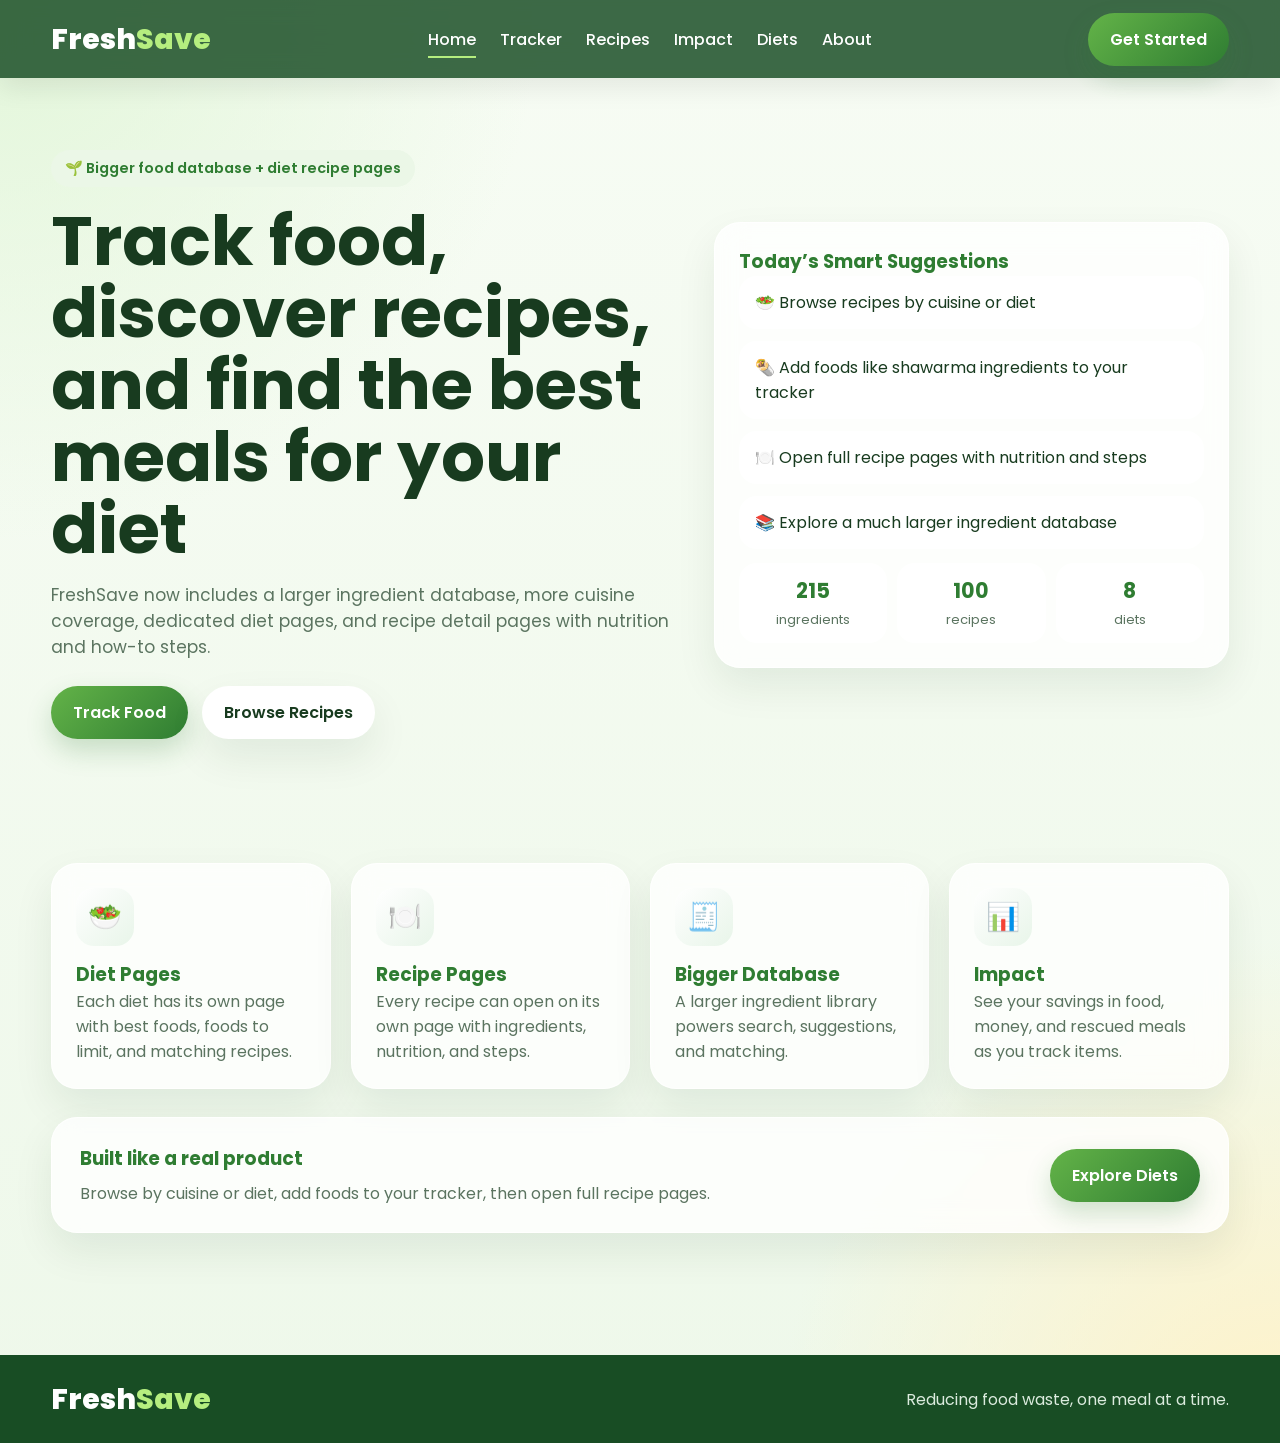
<file: index.html>
<!DOCTYPE html>
<html lang="en"><head><meta charset="UTF-8" /><meta name="viewport" content="width=device-width, initial-scale=1.0" />
<title>FreshSave | Home</title>
<link rel="preconnect" href="https://fonts.googleapis.com"><link rel="preconnect" href="https://fonts.gstatic.com" crossorigin>
<link href="https://fonts.googleapis.com/css2?family=Poppins:wght@400;500;600;700;800&display=swap" rel="stylesheet">
<link rel="stylesheet" href="style.css"></head><body>
<header class="site-header"><div class="container navbar"><a class="brand" href="index.html">Fresh<span>Save</span></a><nav class="nav-links">
        <a href="index.html" class="active">Home</a>
        <a href="tracker.html">Tracker</a>
        <a href="recipes.html">Recipes</a>
        <a href="impact.html">Impact</a>
        <a href="diets.html">Diets</a>
        <a href="about.html">About</a>
      </nav><a class="nav-cta" href="tracker.html">Get Started</a></div></header>

<main><section class="container hero"><div><div class="eyebrow">🌱 Bigger food database + diet recipe pages</div><h1>Track food, discover recipes, and find the best meals for your diet</h1><p>FreshSave now includes a larger ingredient database, more cuisine coverage, dedicated diet pages, and recipe detail pages with nutrition and how-to steps.</p><div class="hero-actions"><a class="btn" href="tracker.html">Track Food</a><a class="btn-outline" href="recipes.html">Browse Recipes</a></div></div><div class="glass-card"><h3>Today’s Smart Suggestions</h3><ul class="suggestion-list" id="heroSuggestions"></ul><div class="stats-inline"><div><strong id="ingredientCountHero">0</strong><span>ingredients</span></div><div><strong id="recipeCountHero">0</strong><span>recipes</span></div><div><strong id="dietCountHero">0</strong><span>diets</span></div></div></div></section>
<section class="section"><div class="container"><div class="grid-4"><article class="card"><div class="icon">🥗</div><h3>Diet Pages</h3><p>Each diet has its own page with best foods, foods to limit, and matching recipes.</p></article><article class="card"><div class="icon">🍽️</div><h3>Recipe Pages</h3><p>Every recipe can open on its own page with ingredients, nutrition, and steps.</p></article><article class="card"><div class="icon">🧾</div><h3>Bigger Database</h3><p>A larger ingredient library powers search, suggestions, and matching.</p></article><article class="card"><div class="icon">📊</div><h3>Impact</h3><p>See your savings in food, money, and rescued meals as you track items.</p></article></div><div class="glass-card cta-banner"><div><h3 style="margin-bottom:8px;">Built like a real product</h3><p class="muted">Browse by cuisine or diet, add foods to your tracker, then open full recipe pages.</p></div><a class="btn" href="diets.html">Explore Diets</a></div></div></section></main>

<footer class="site-footer"><div class="container footer-wrap"><a class="brand" href="index.html">Fresh<span>Save</span></a><p>Reducing food waste, one meal at a time.</p></div></footer>
<script src="app.js"></script></body></html>
</file>
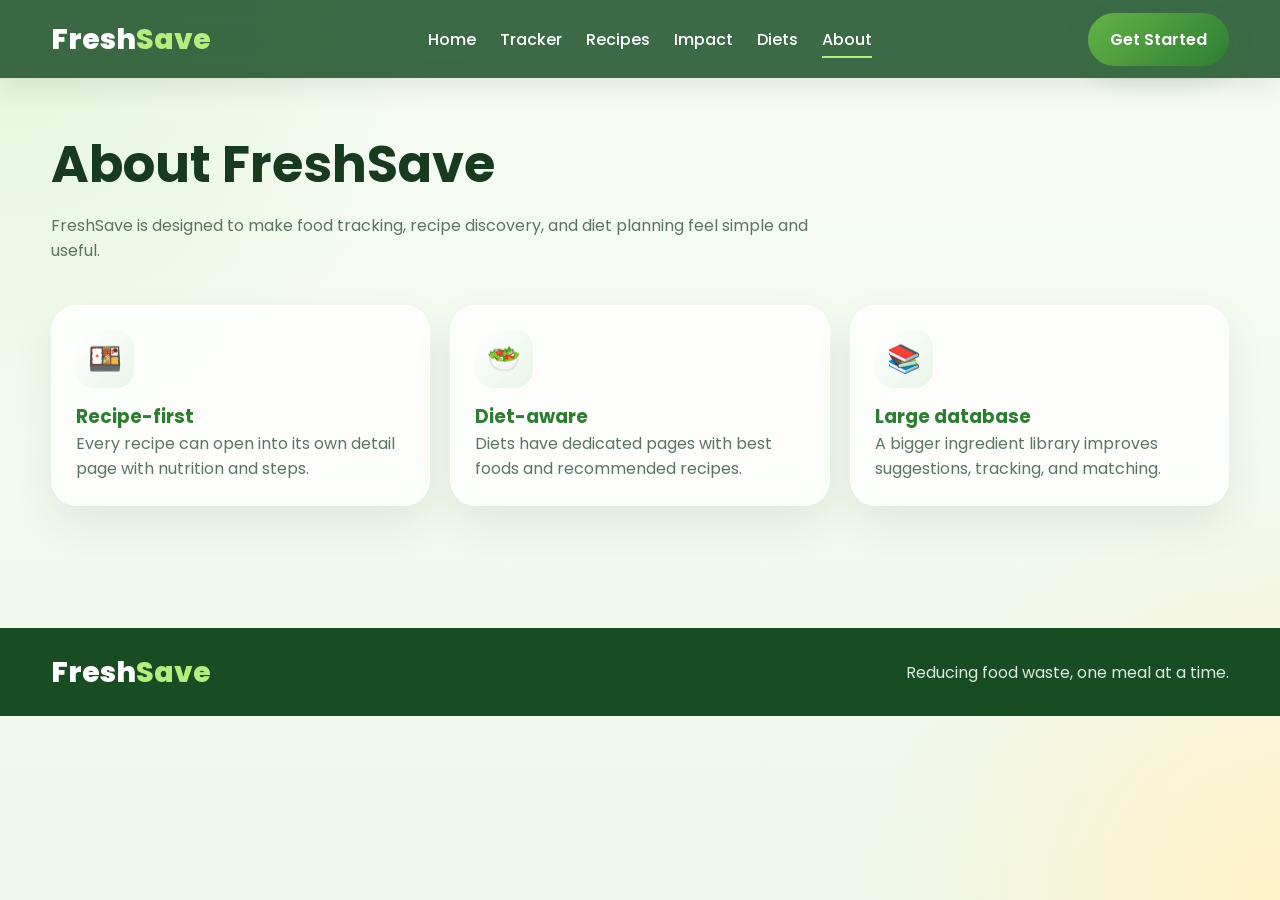
<file: about.html>
<!DOCTYPE html>
<html lang="en"><head><meta charset="UTF-8" /><meta name="viewport" content="width=device-width, initial-scale=1.0" />
<title>FreshSave | About</title>
<link rel="preconnect" href="https://fonts.googleapis.com"><link rel="preconnect" href="https://fonts.gstatic.com" crossorigin>
<link href="https://fonts.googleapis.com/css2?family=Poppins:wght@400;500;600;700;800&display=swap" rel="stylesheet">
<link rel="stylesheet" href="style.css"></head><body>
<header class="site-header"><div class="container navbar"><a class="brand" href="index.html">Fresh<span>Save</span></a><nav class="nav-links">
        <a href="index.html">Home</a>
        <a href="tracker.html">Tracker</a>
        <a href="recipes.html">Recipes</a>
        <a href="impact.html">Impact</a>
        <a href="diets.html">Diets</a>
        <a href="about.html" class="active">About</a>
      </nav><a class="nav-cta" href="tracker.html">Get Started</a></div></header>

<main class="container"><section class="page-hero"><h1>About FreshSave</h1><p>FreshSave is designed to make food tracking, recipe discovery, and diet planning feel simple and useful.</p></section><section class="section" style="padding-top:24px;"><div class="grid-3"><article class="card"><div class="icon">🍱</div><h3>Recipe-first</h3><p>Every recipe can open into its own detail page with nutrition and steps.</p></article><article class="card"><div class="icon">🥗</div><h3>Diet-aware</h3><p>Diets have dedicated pages with best foods and recommended recipes.</p></article><article class="card"><div class="icon">📚</div><h3>Large database</h3><p>A bigger ingredient library improves suggestions, tracking, and matching.</p></article></div></section></main>

<footer class="site-footer"><div class="container footer-wrap"><a class="brand" href="index.html">Fresh<span>Save</span></a><p>Reducing food waste, one meal at a time.</p></div></footer>
<script src="app.js"></script></body></html>
</file>
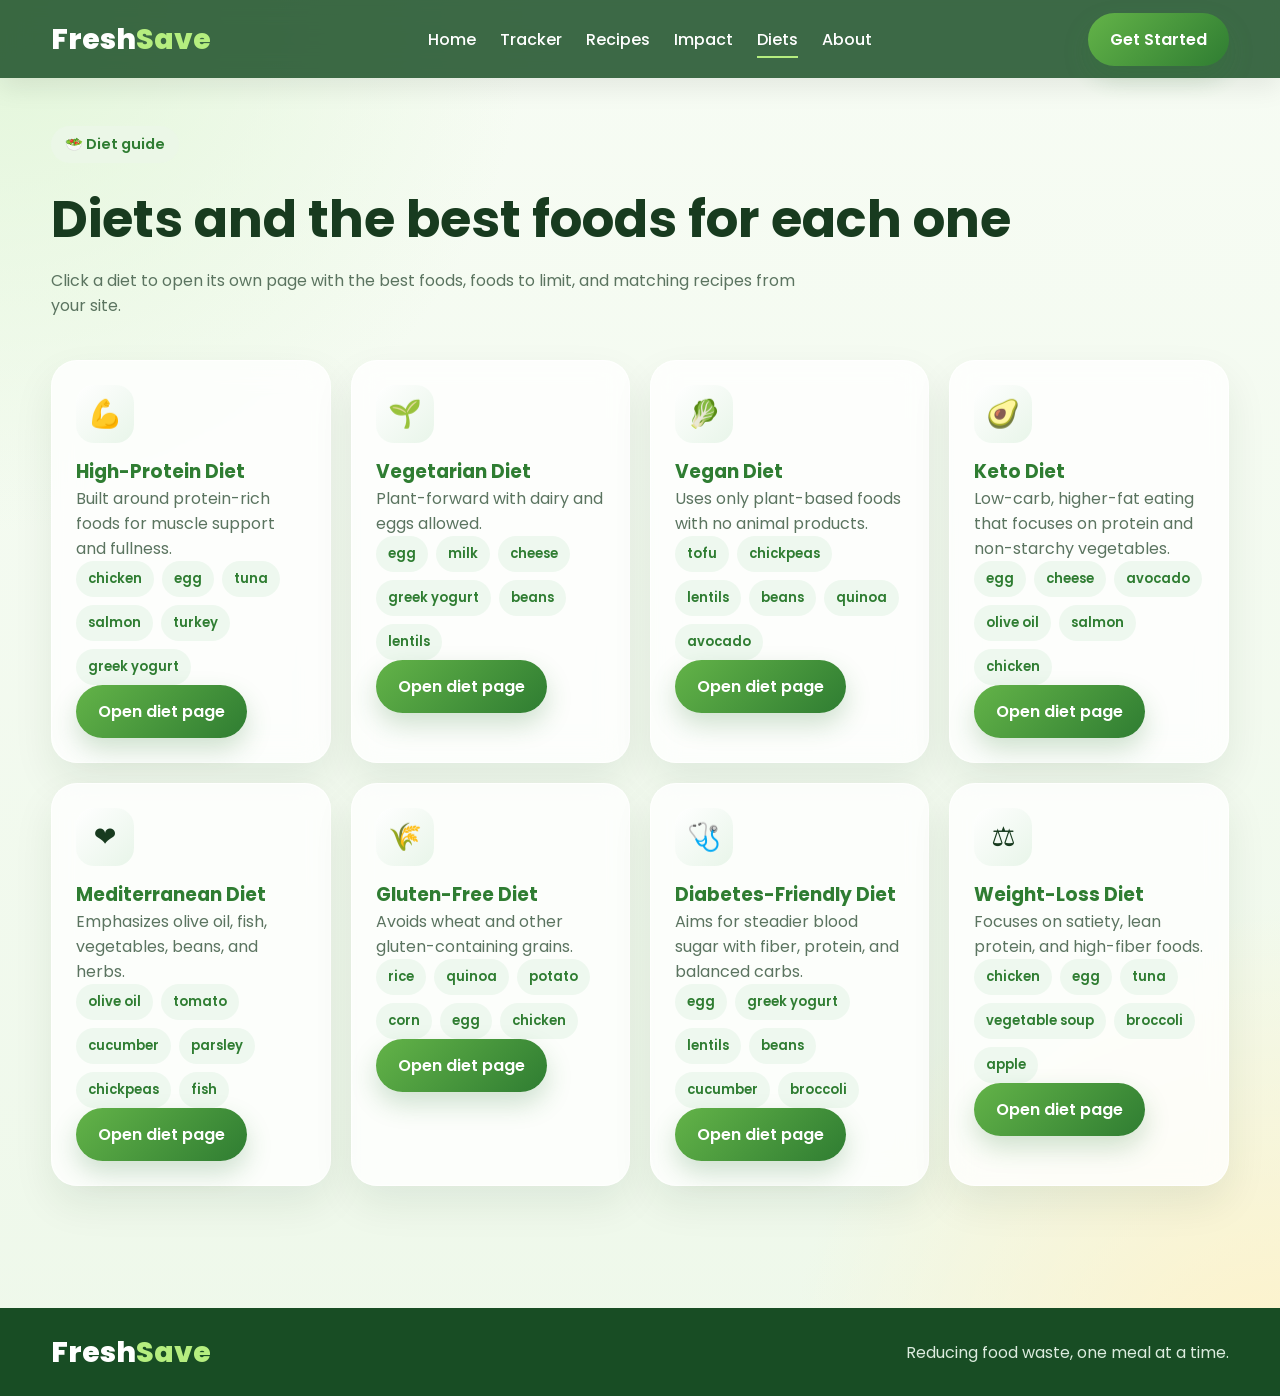
<file: diets.html>
<!DOCTYPE html>
<html lang="en"><head><meta charset="UTF-8" /><meta name="viewport" content="width=device-width, initial-scale=1.0" />
<title>FreshSave | Diets</title>
<link rel="preconnect" href="https://fonts.googleapis.com"><link rel="preconnect" href="https://fonts.gstatic.com" crossorigin>
<link href="https://fonts.googleapis.com/css2?family=Poppins:wght@400;500;600;700;800&display=swap" rel="stylesheet">
<link rel="stylesheet" href="style.css"></head><body>
<header class="site-header"><div class="container navbar"><a class="brand" href="index.html">Fresh<span>Save</span></a><nav class="nav-links">
        <a href="index.html">Home</a>
        <a href="tracker.html">Tracker</a>
        <a href="recipes.html">Recipes</a>
        <a href="impact.html">Impact</a>
        <a href="diets.html" class="active">Diets</a>
        <a href="about.html">About</a>
      </nav><a class="nav-cta" href="tracker.html">Get Started</a></div></header>

<main class="container"><section class="page-hero"><div class="eyebrow">🥗 Diet guide</div><h1>Diets and the best foods for each one</h1><p>Click a diet to open its own page with the best foods, foods to limit, and matching recipes from your site.</p></section><section class="section" style="padding-top:24px;"><div class="diets-grid" id="dietsOverview"></div></section></main>

<footer class="site-footer"><div class="container footer-wrap"><a class="brand" href="index.html">Fresh<span>Save</span></a><p>Reducing food waste, one meal at a time.</p></div></footer>
<script src="app.js"></script></body></html>
</file>
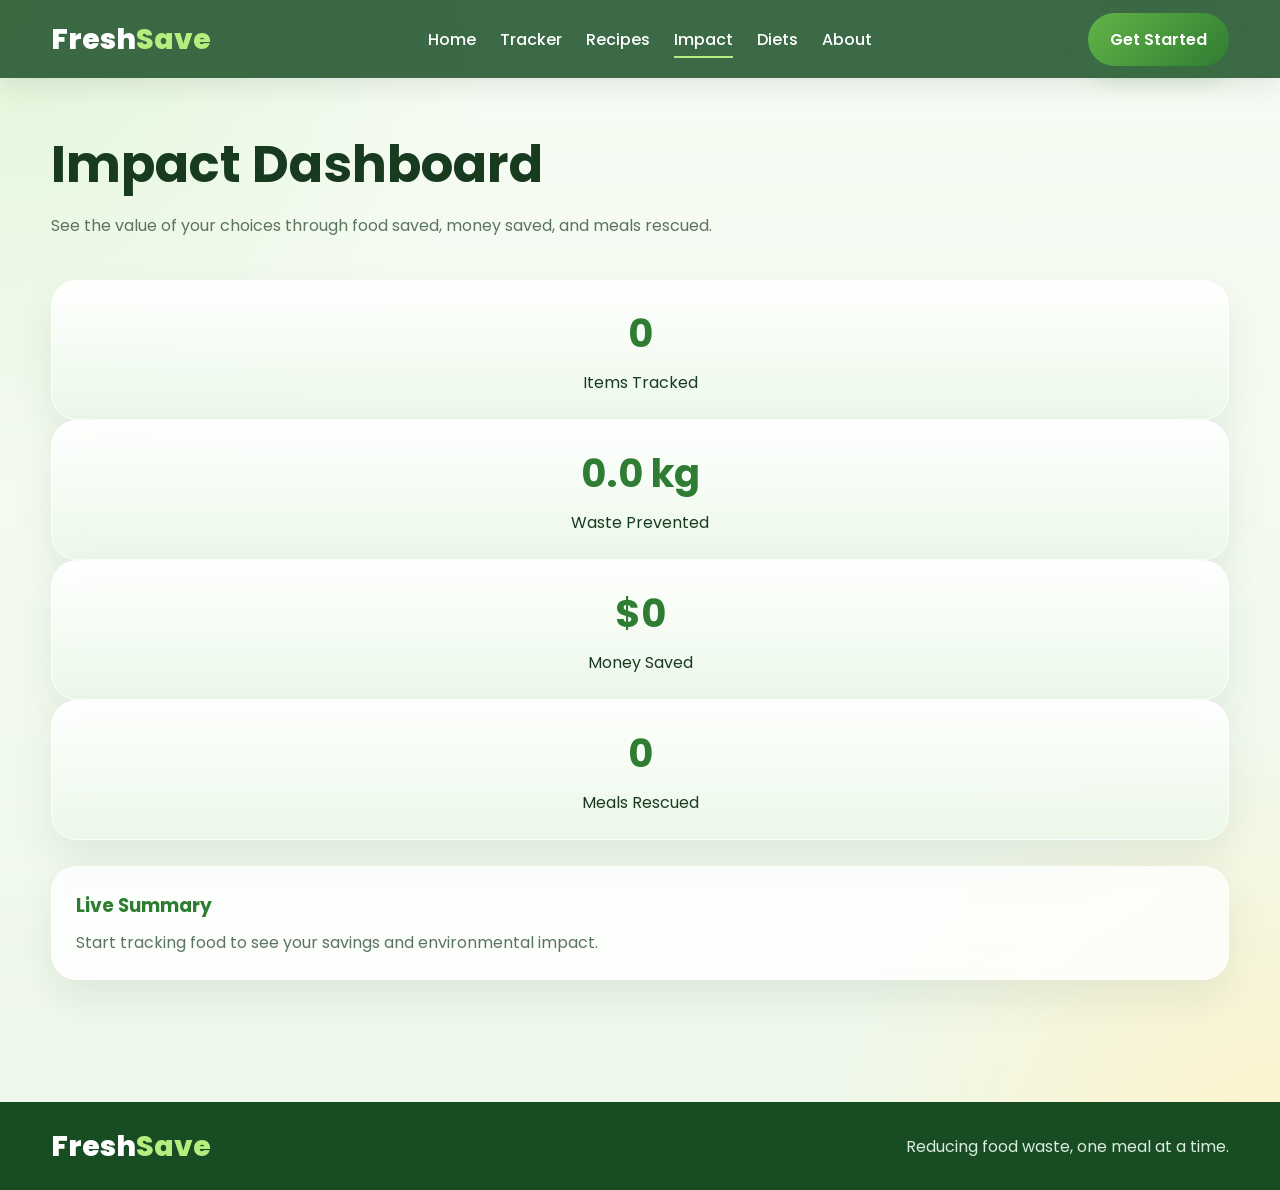
<file: impact.html>
<!DOCTYPE html>
<html lang="en"><head><meta charset="UTF-8" /><meta name="viewport" content="width=device-width, initial-scale=1.0" />
<title>FreshSave | Impact</title>
<link rel="preconnect" href="https://fonts.googleapis.com"><link rel="preconnect" href="https://fonts.gstatic.com" crossorigin>
<link href="https://fonts.googleapis.com/css2?family=Poppins:wght@400;500;600;700;800&display=swap" rel="stylesheet">
<link rel="stylesheet" href="style.css"></head><body>
<header class="site-header"><div class="container navbar"><a class="brand" href="index.html">Fresh<span>Save</span></a><nav class="nav-links">
        <a href="index.html">Home</a>
        <a href="tracker.html">Tracker</a>
        <a href="recipes.html">Recipes</a>
        <a href="impact.html" class="active">Impact</a>
        <a href="diets.html">Diets</a>
        <a href="about.html">About</a>
      </nav><a class="nav-cta" href="tracker.html">Get Started</a></div></header>

<main class="container"><section class="page-hero"><h1>Impact Dashboard</h1><p>See the value of your choices through food saved, money saved, and meals rescued.</p></section><section class="section" style="padding-top:24px;"><div class="stats-grid"><article class="stat-card"><h3 id="itemsTracked">0</h3><p>Items Tracked</p></article><article class="stat-card"><h3 id="wastePrevented">0 kg</h3><p>Waste Prevented</p></article><article class="stat-card"><h3 id="moneySaved">$0</h3><p>Money Saved</p></article><article class="stat-card"><h3 id="mealsRescued">0</h3><p>Meals Rescued</p></article></div><div class="glass-card" style="margin-top:26px;"><h3 style="margin-bottom:10px;">Live Summary</h3><p id="impactSummary" class="muted">Start tracking food to see your savings and environmental impact.</p></div></section></main>

<footer class="site-footer"><div class="container footer-wrap"><a class="brand" href="index.html">Fresh<span>Save</span></a><p>Reducing food waste, one meal at a time.</p></div></footer>
<script src="app.js"></script></body></html>
</file>
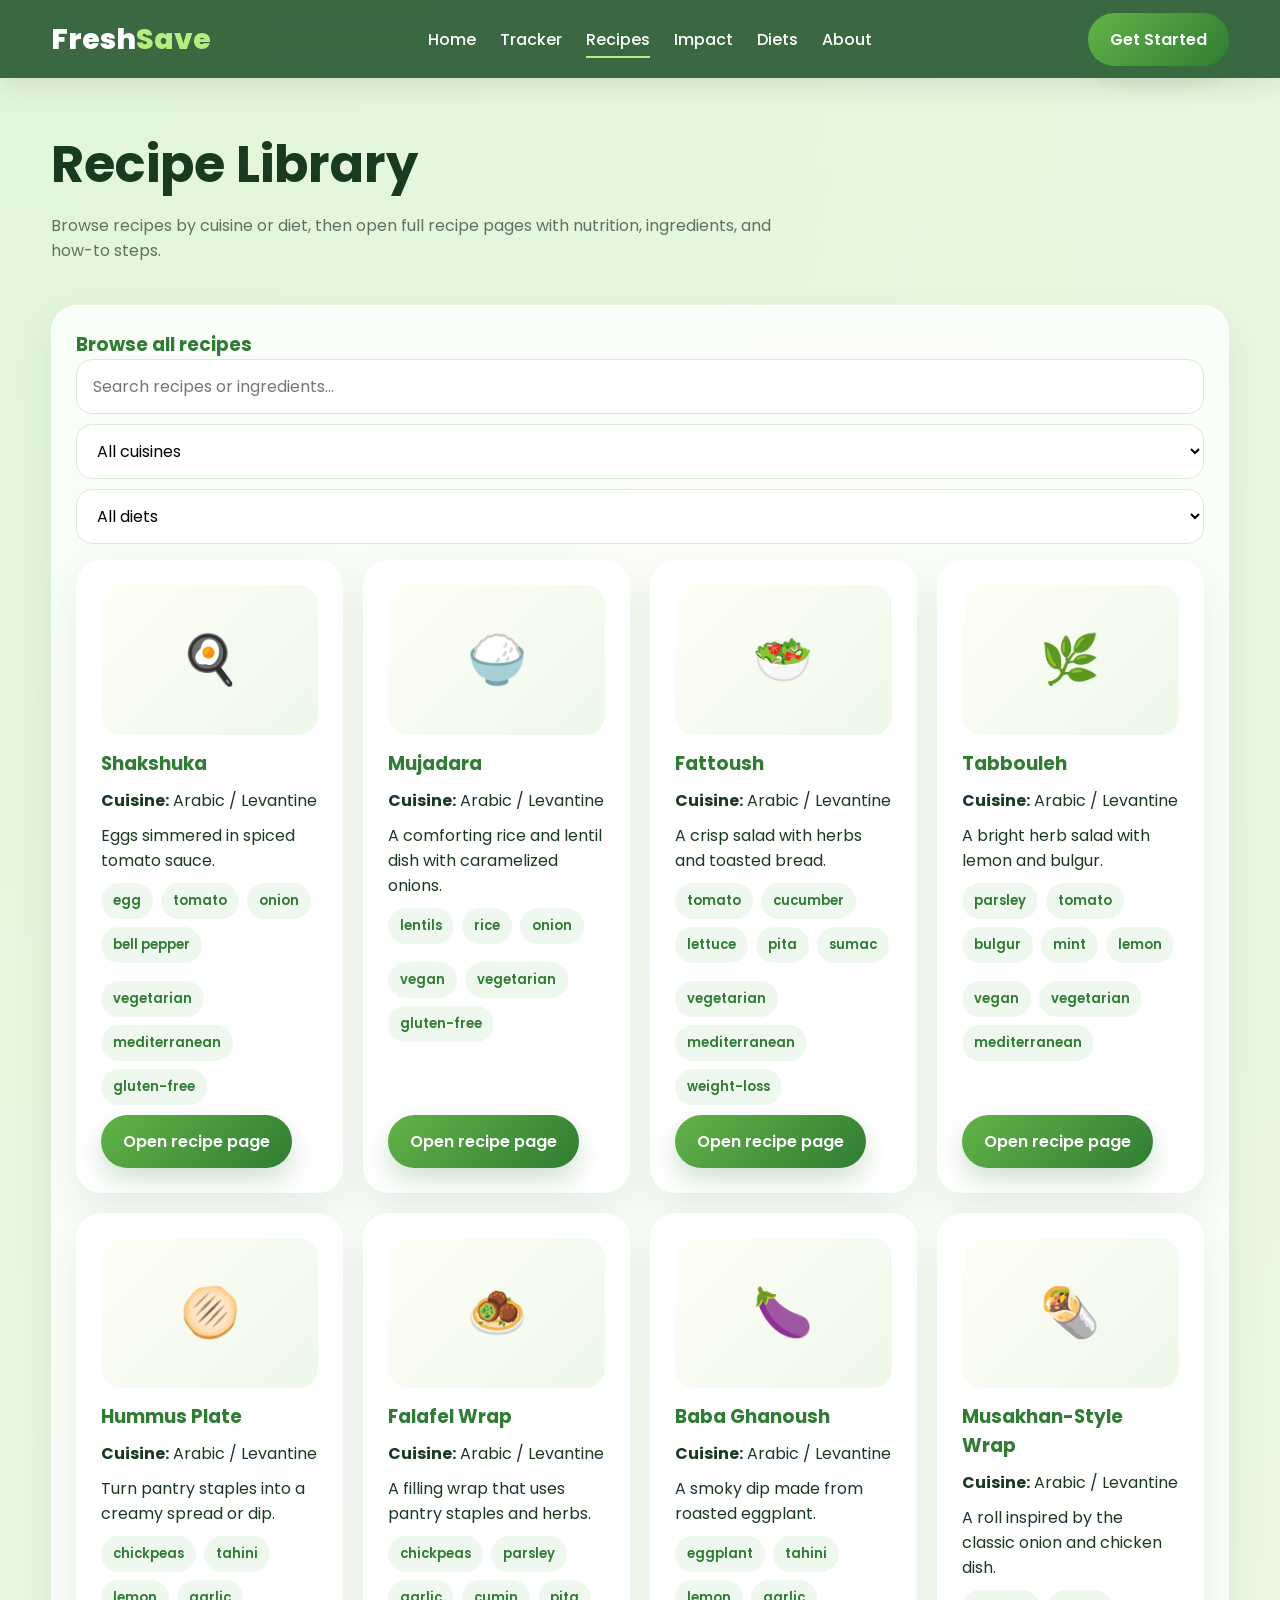
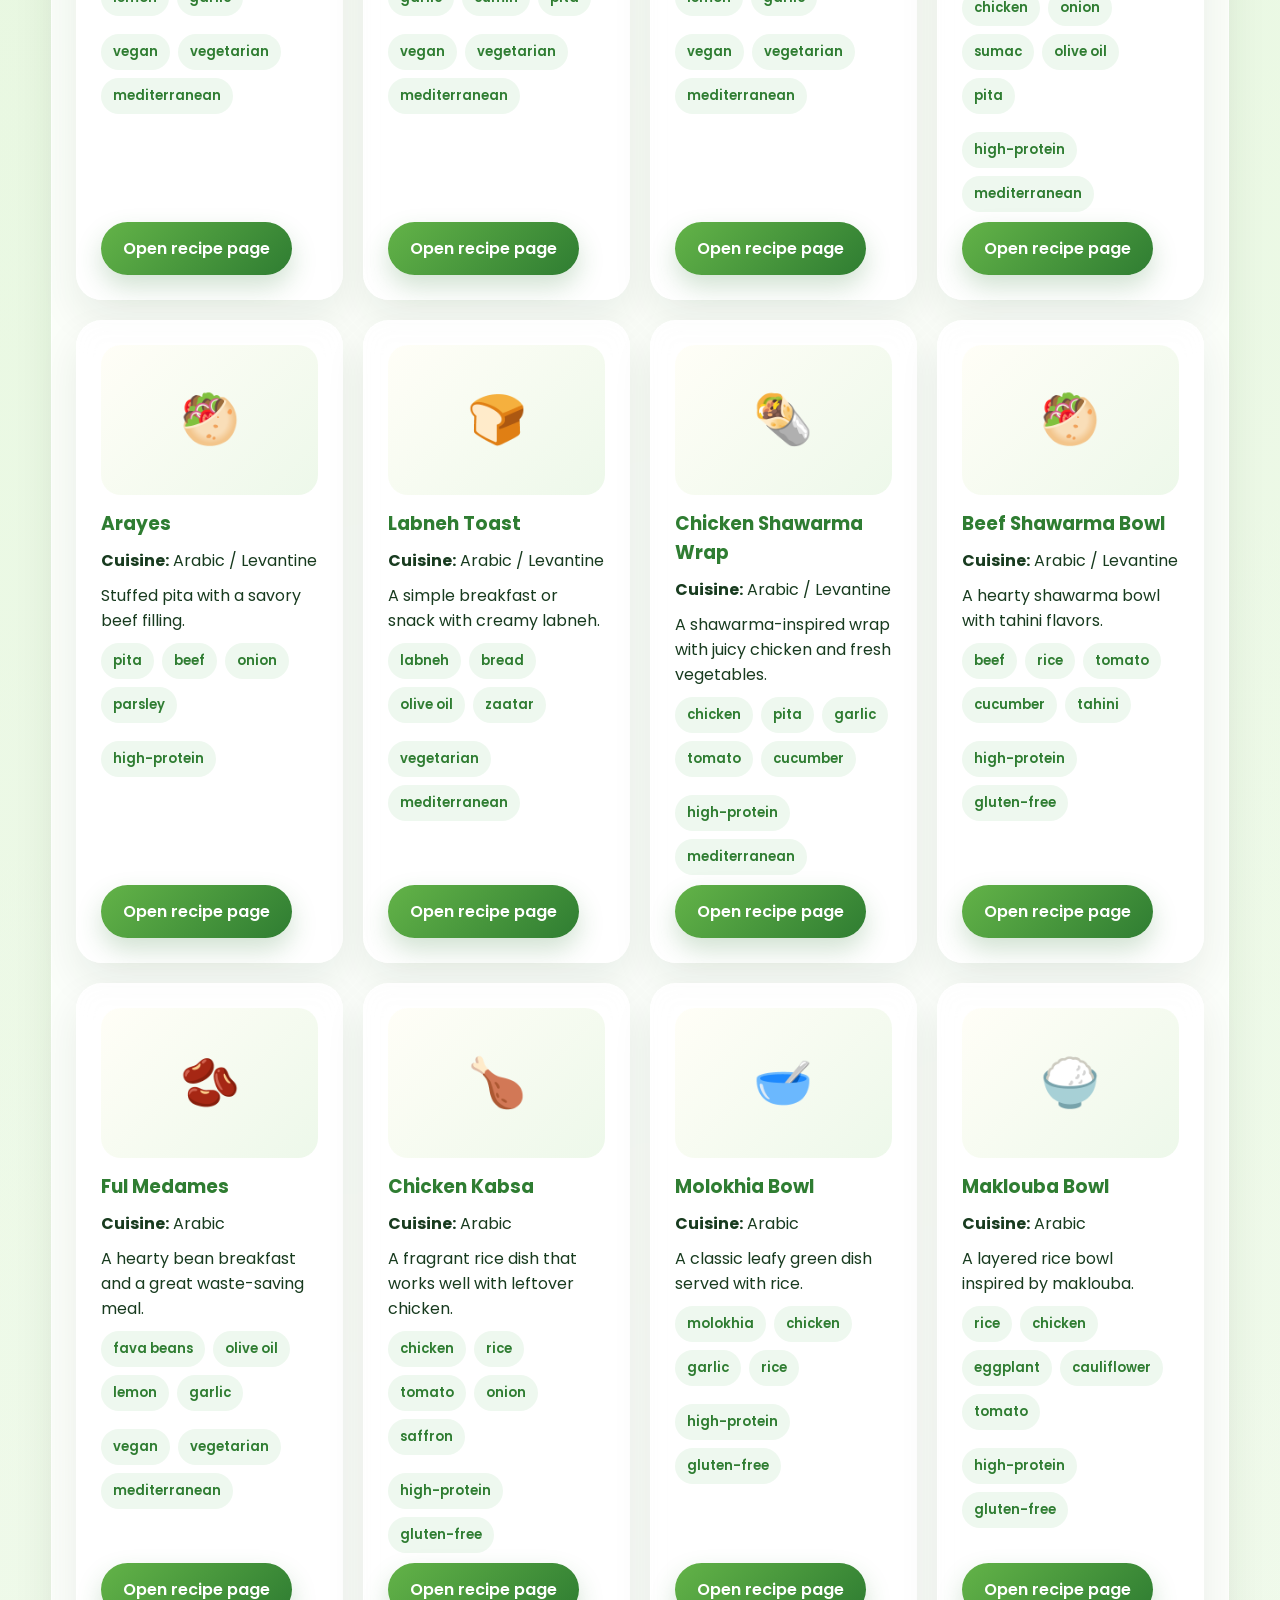
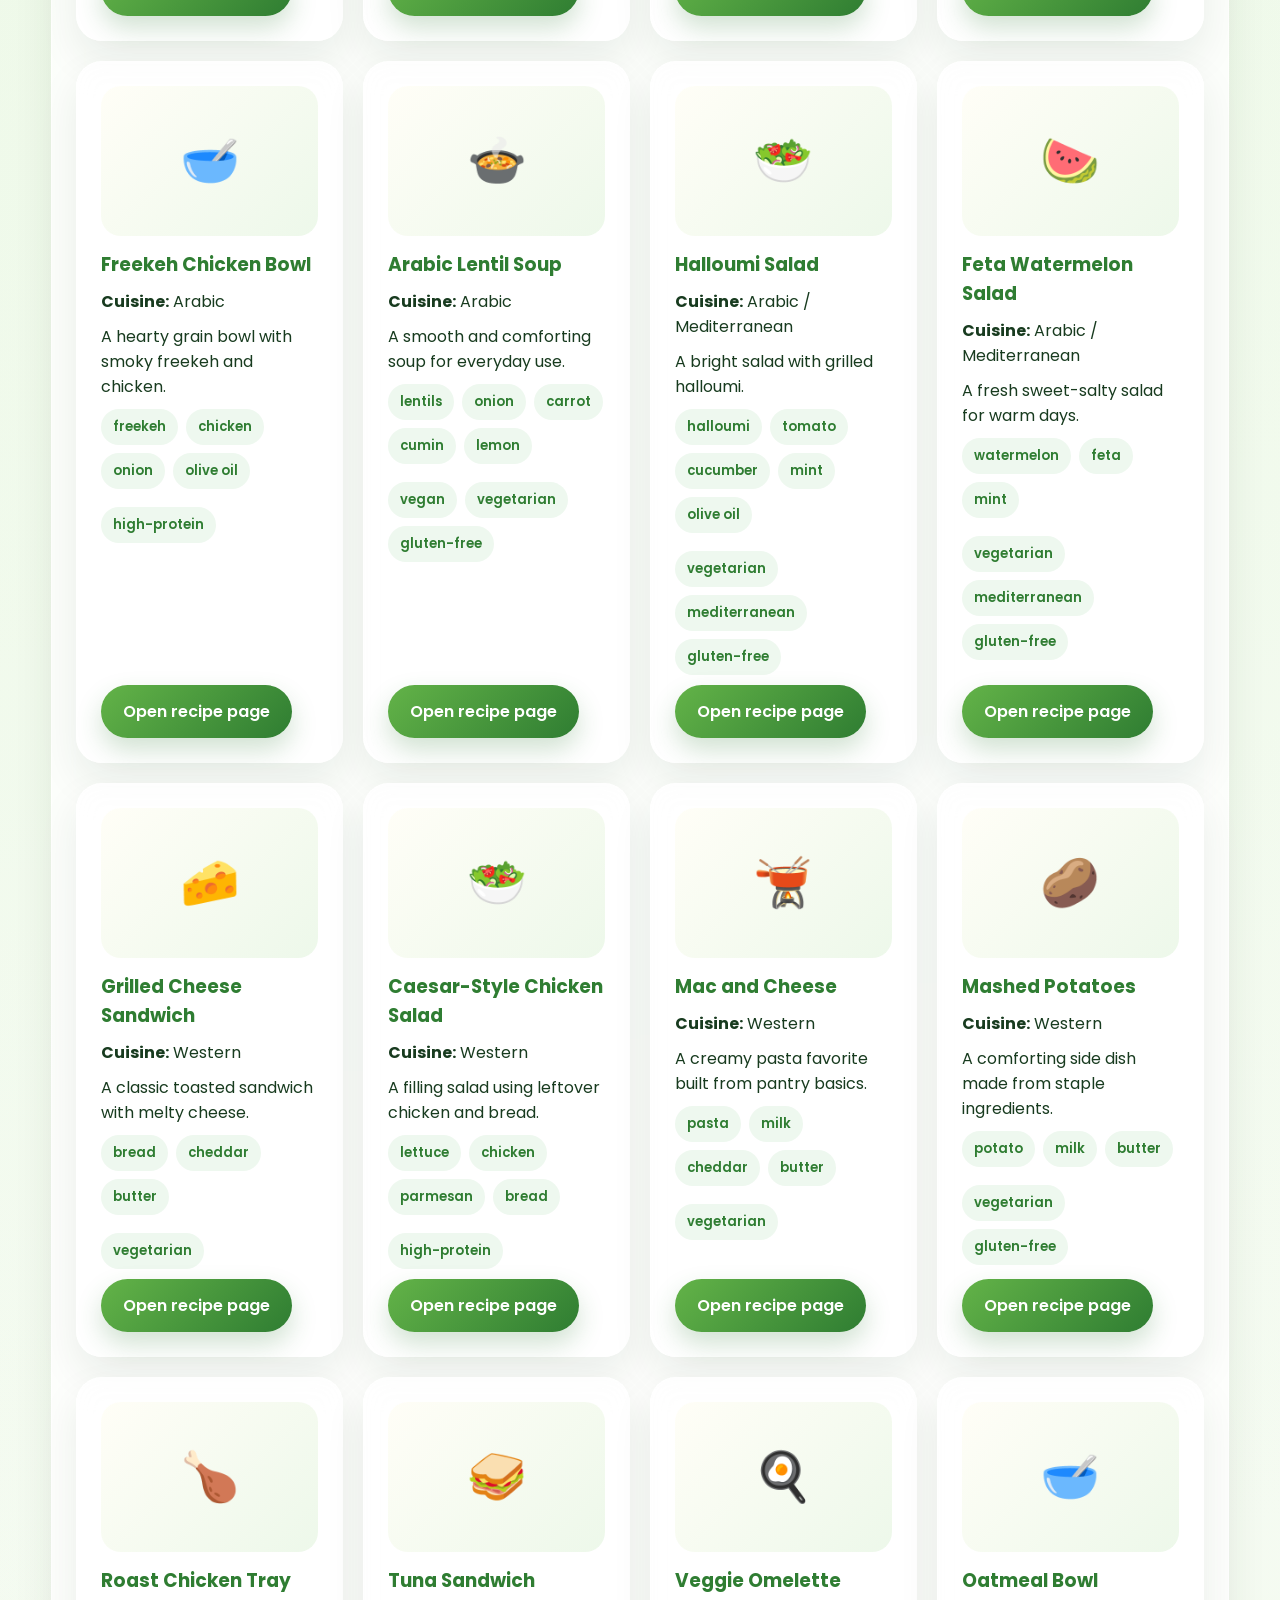
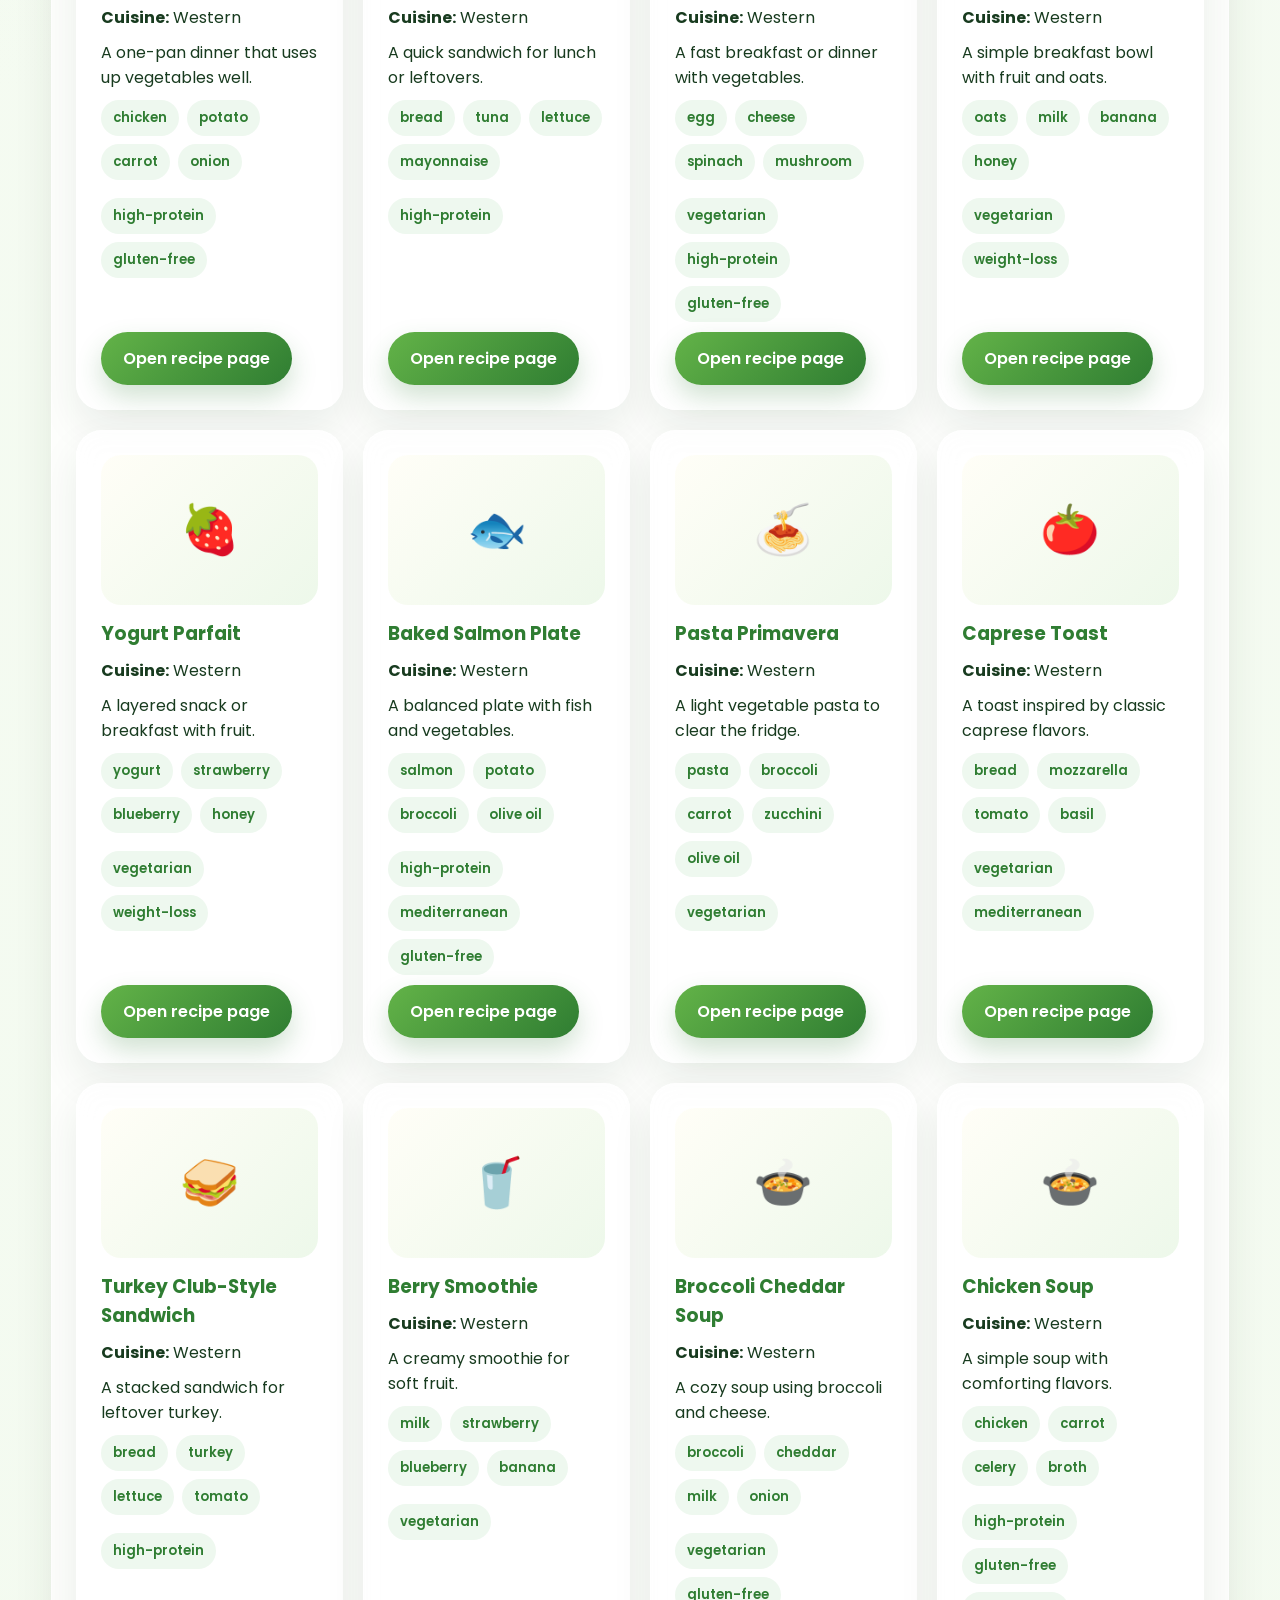
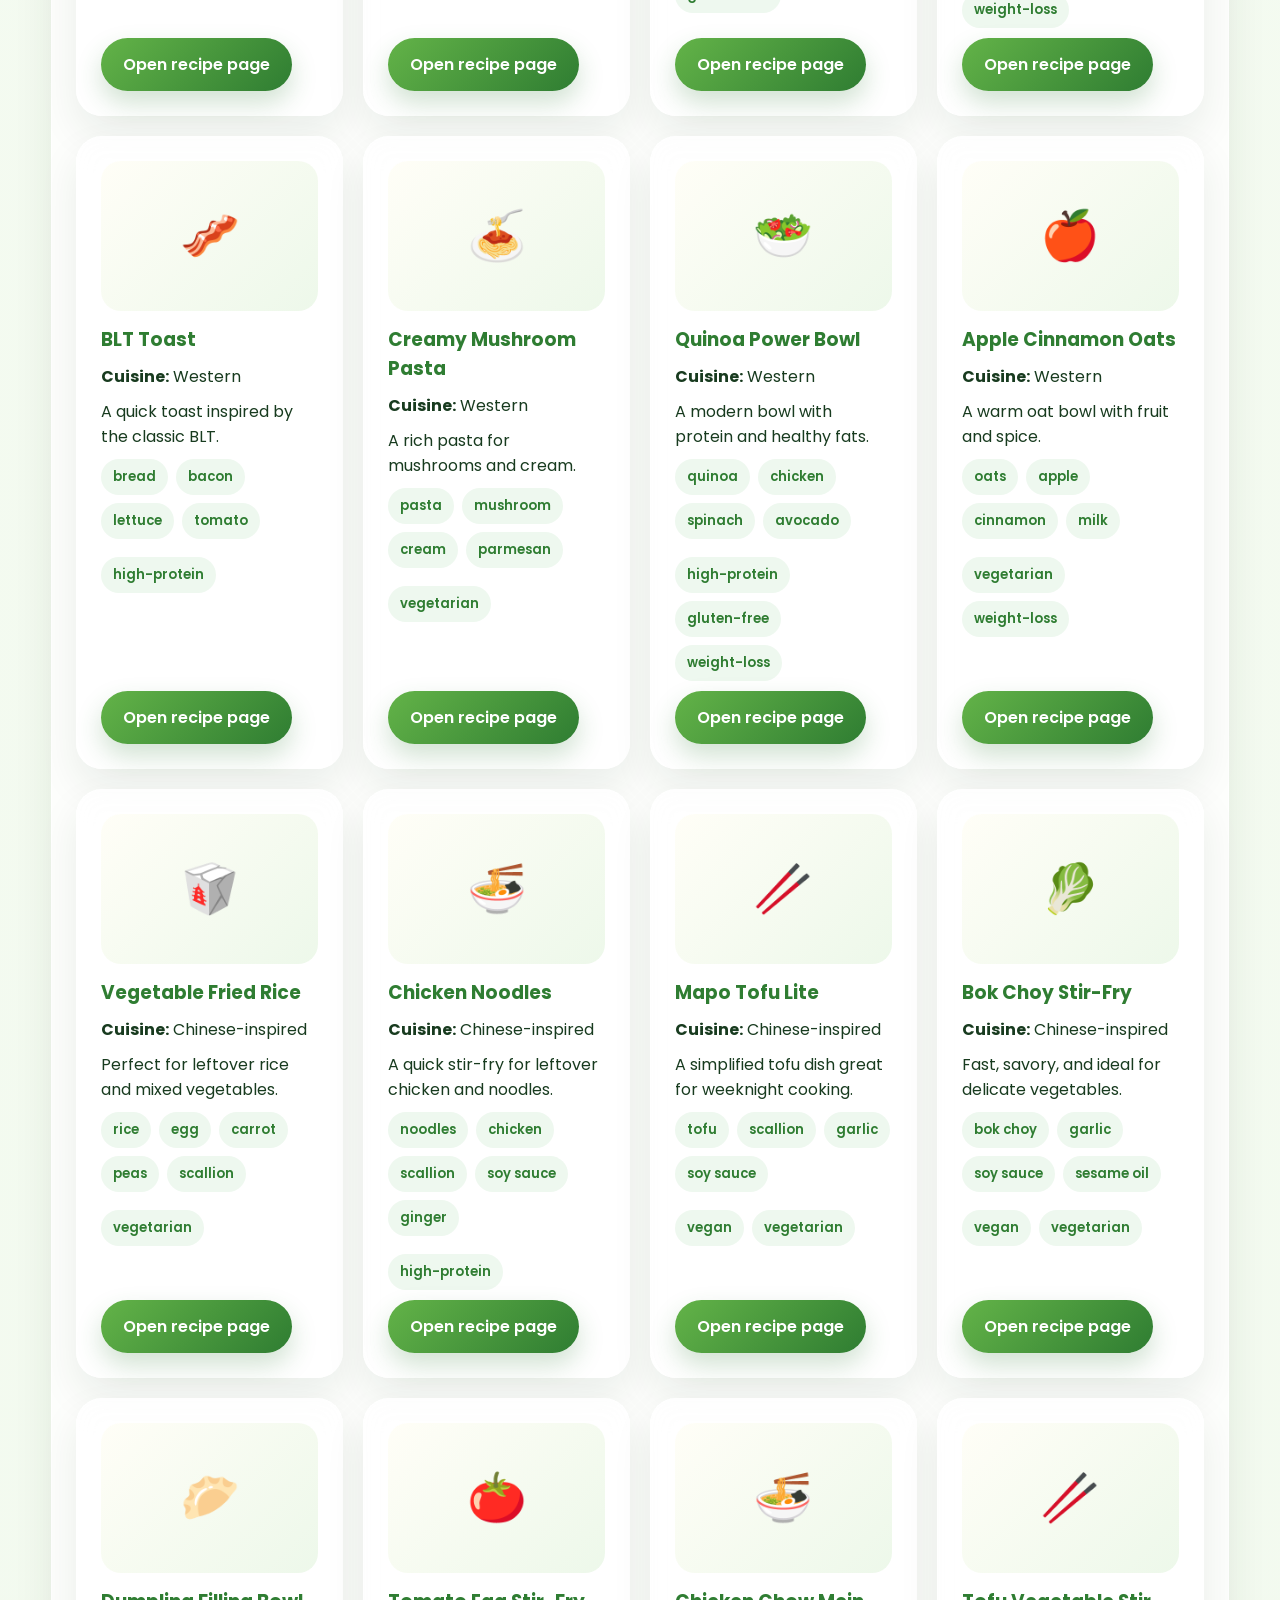
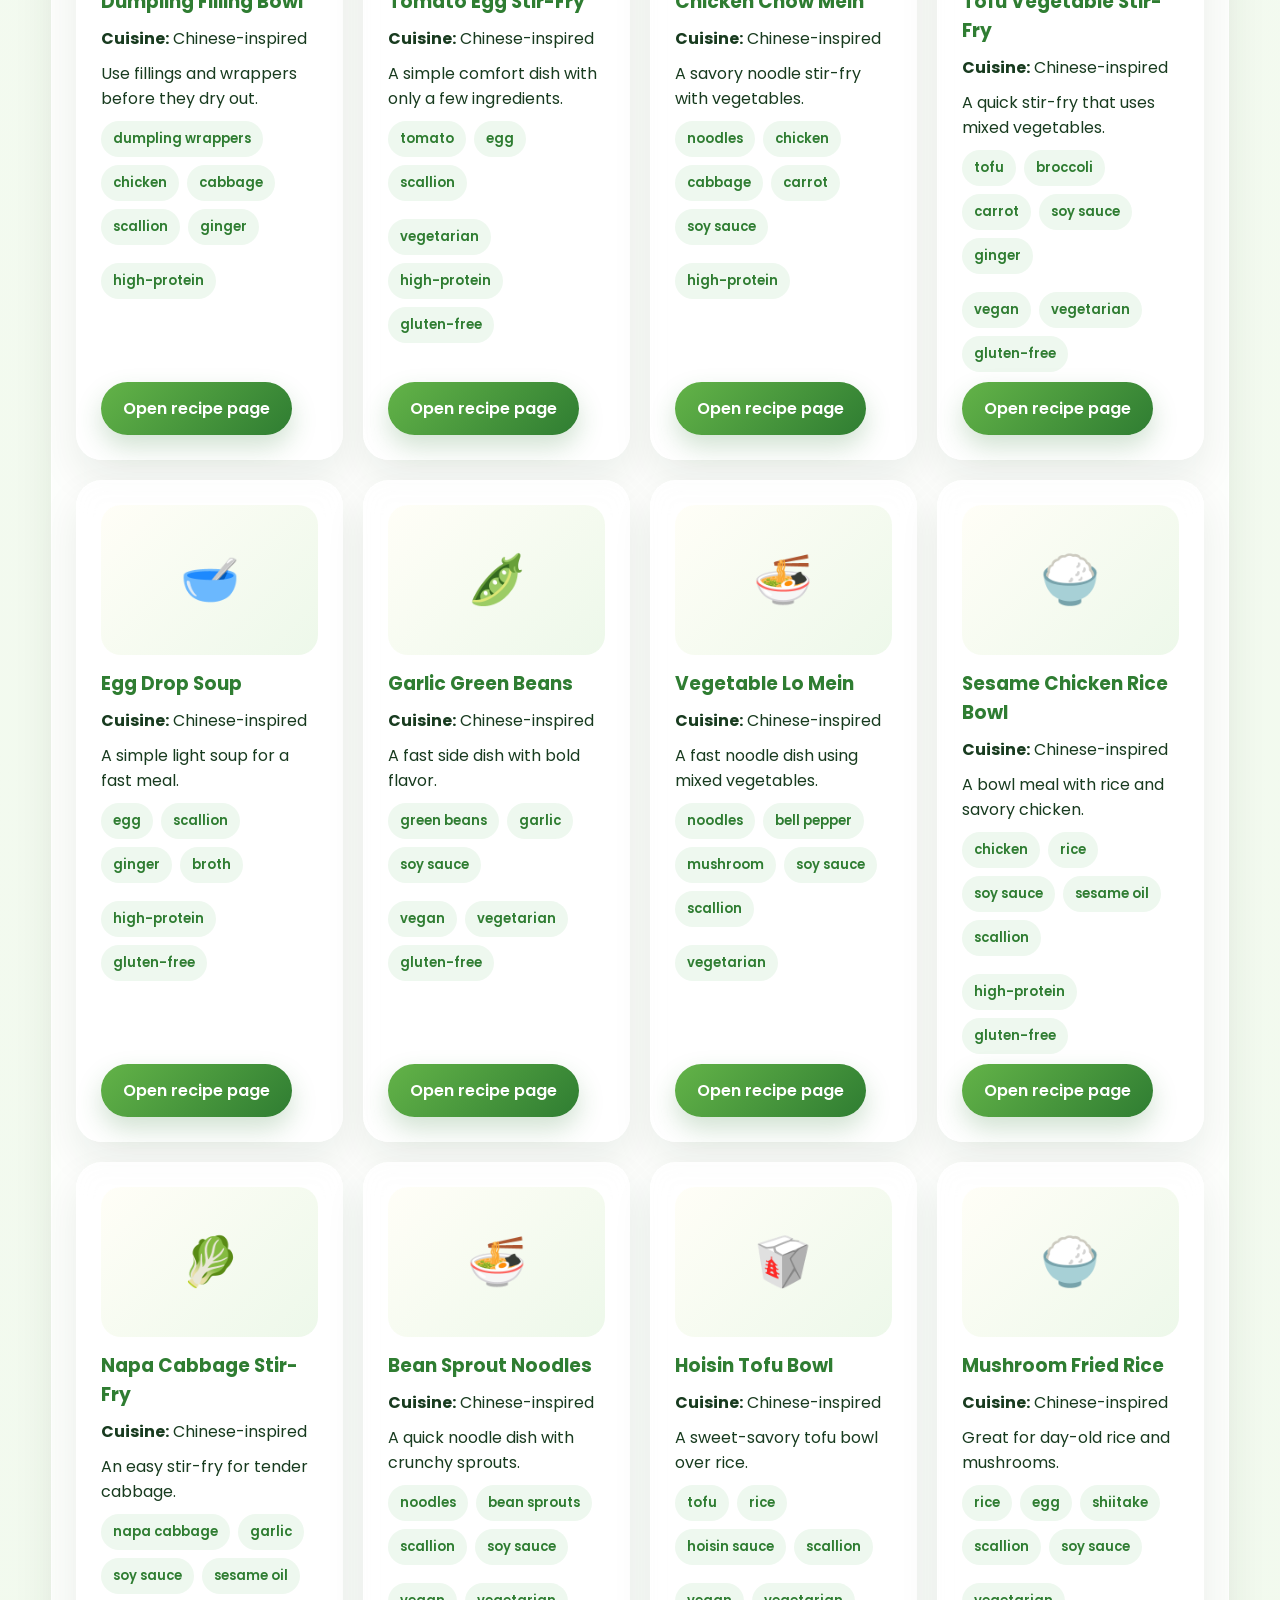
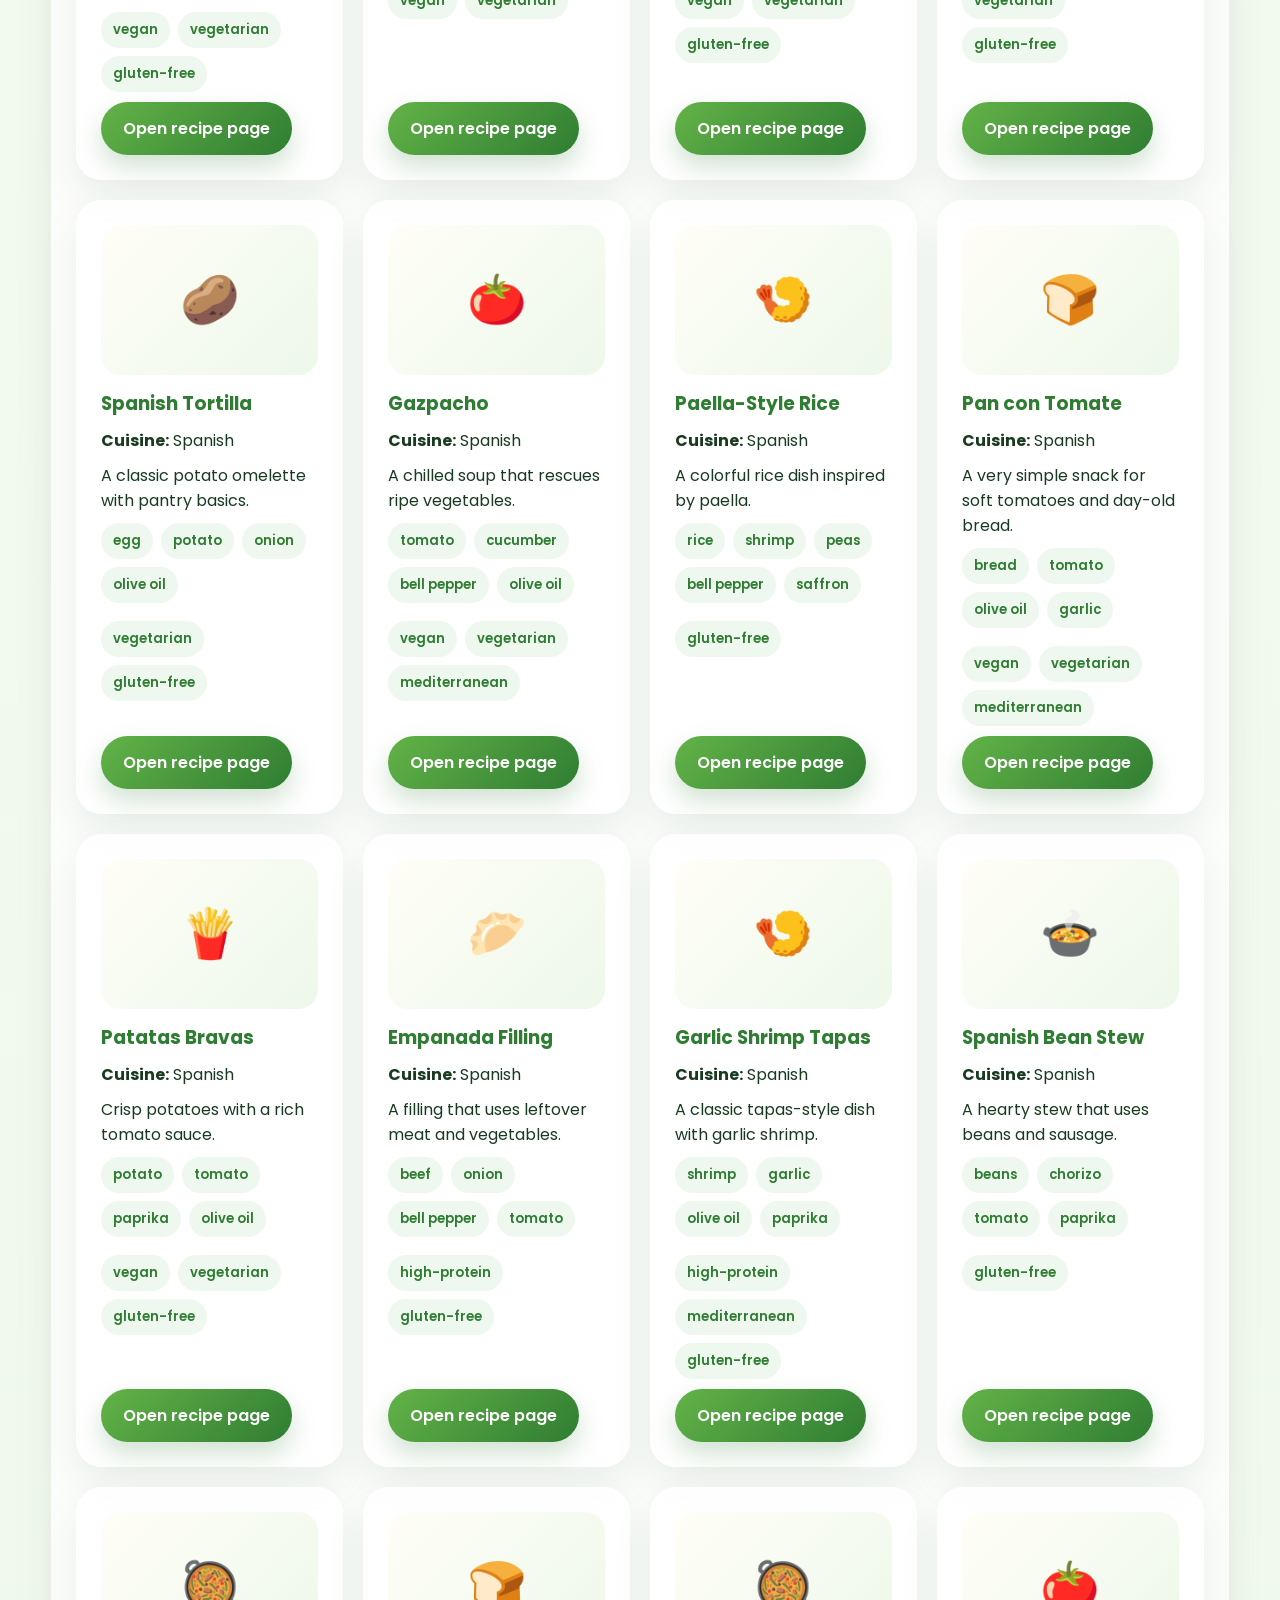
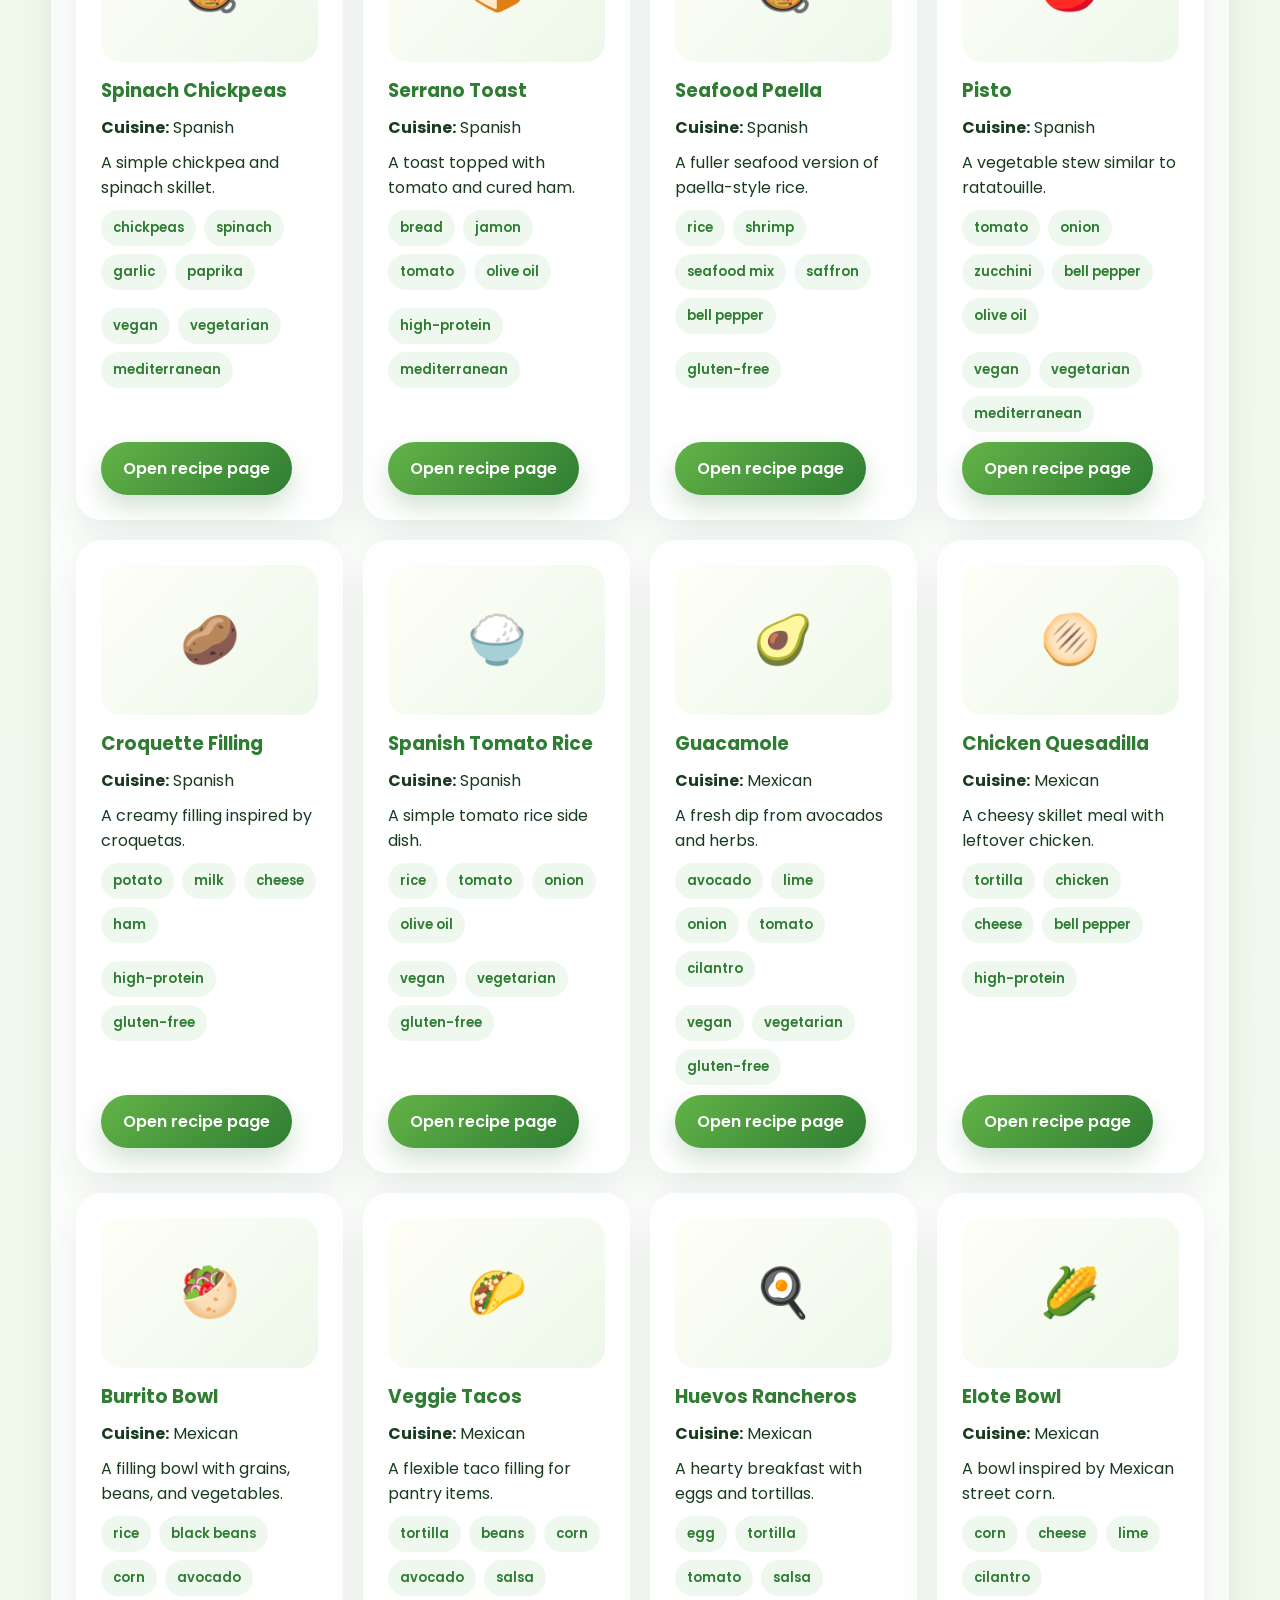
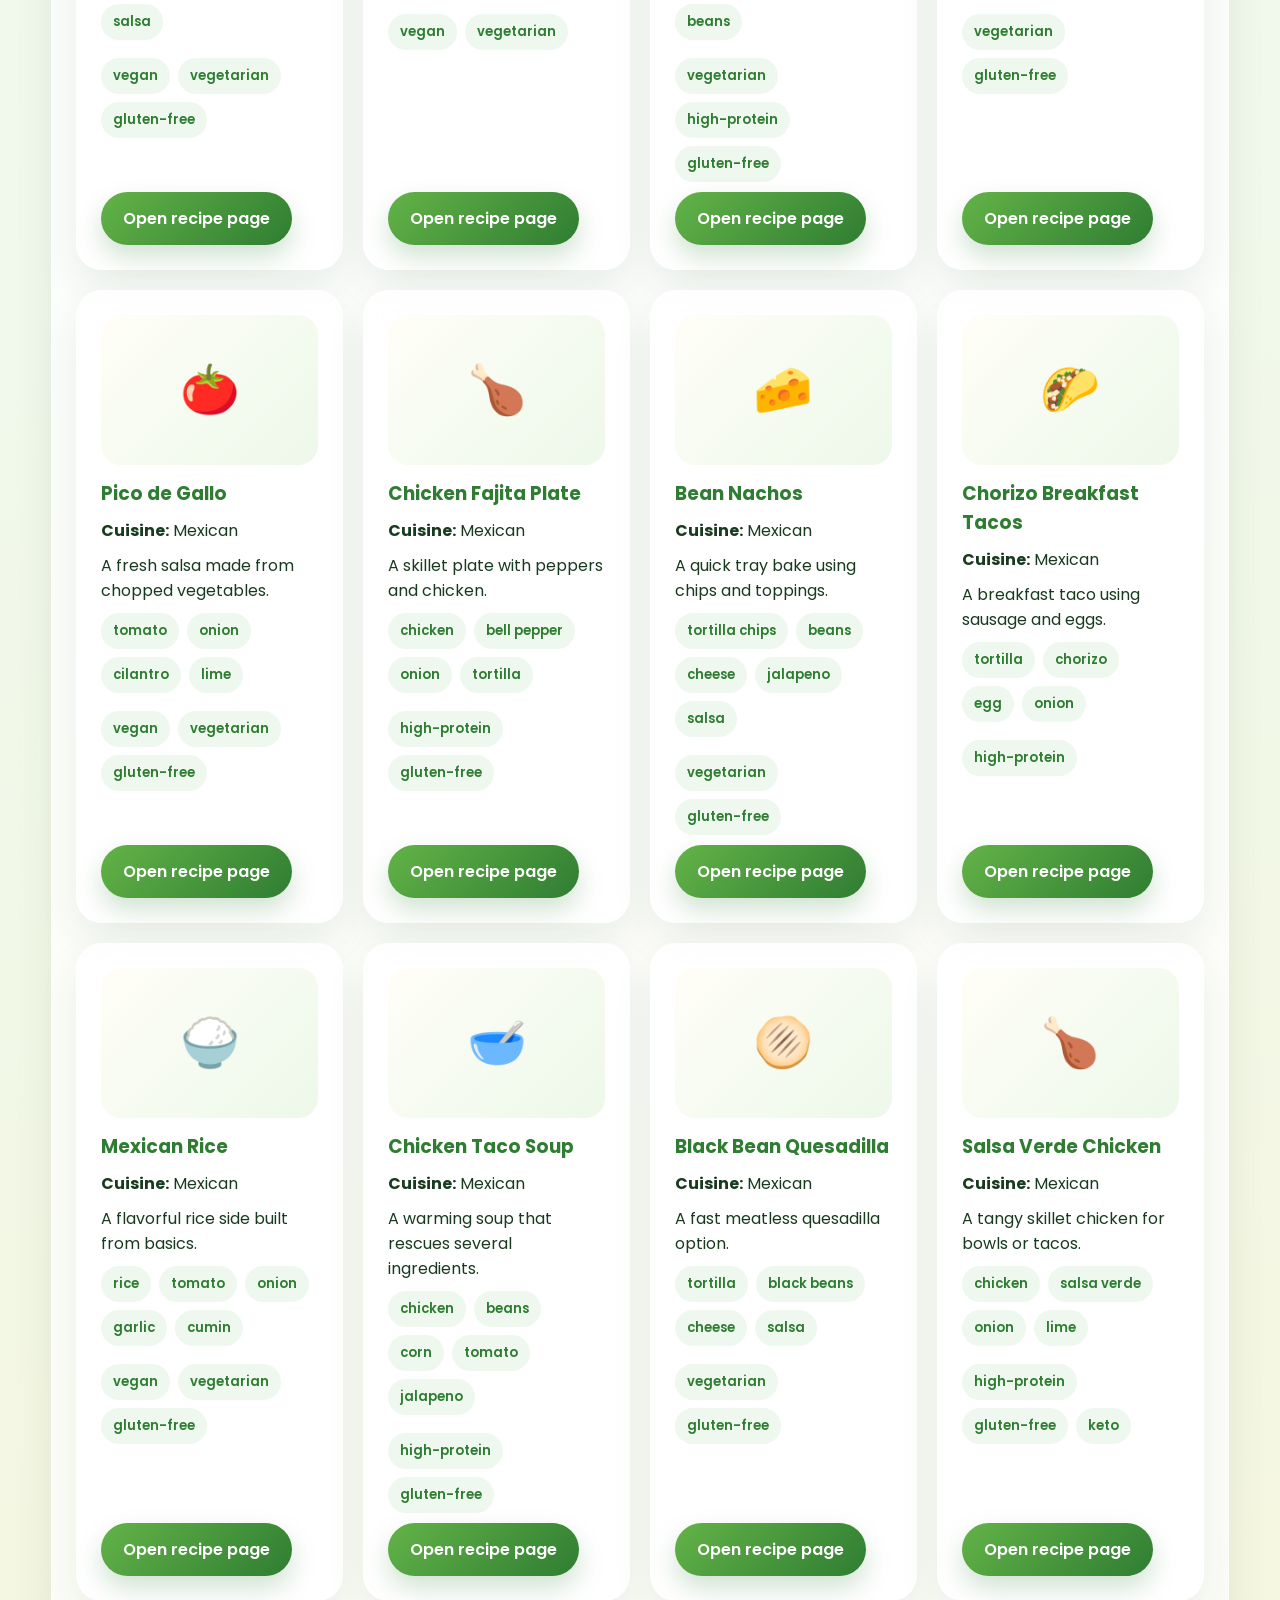
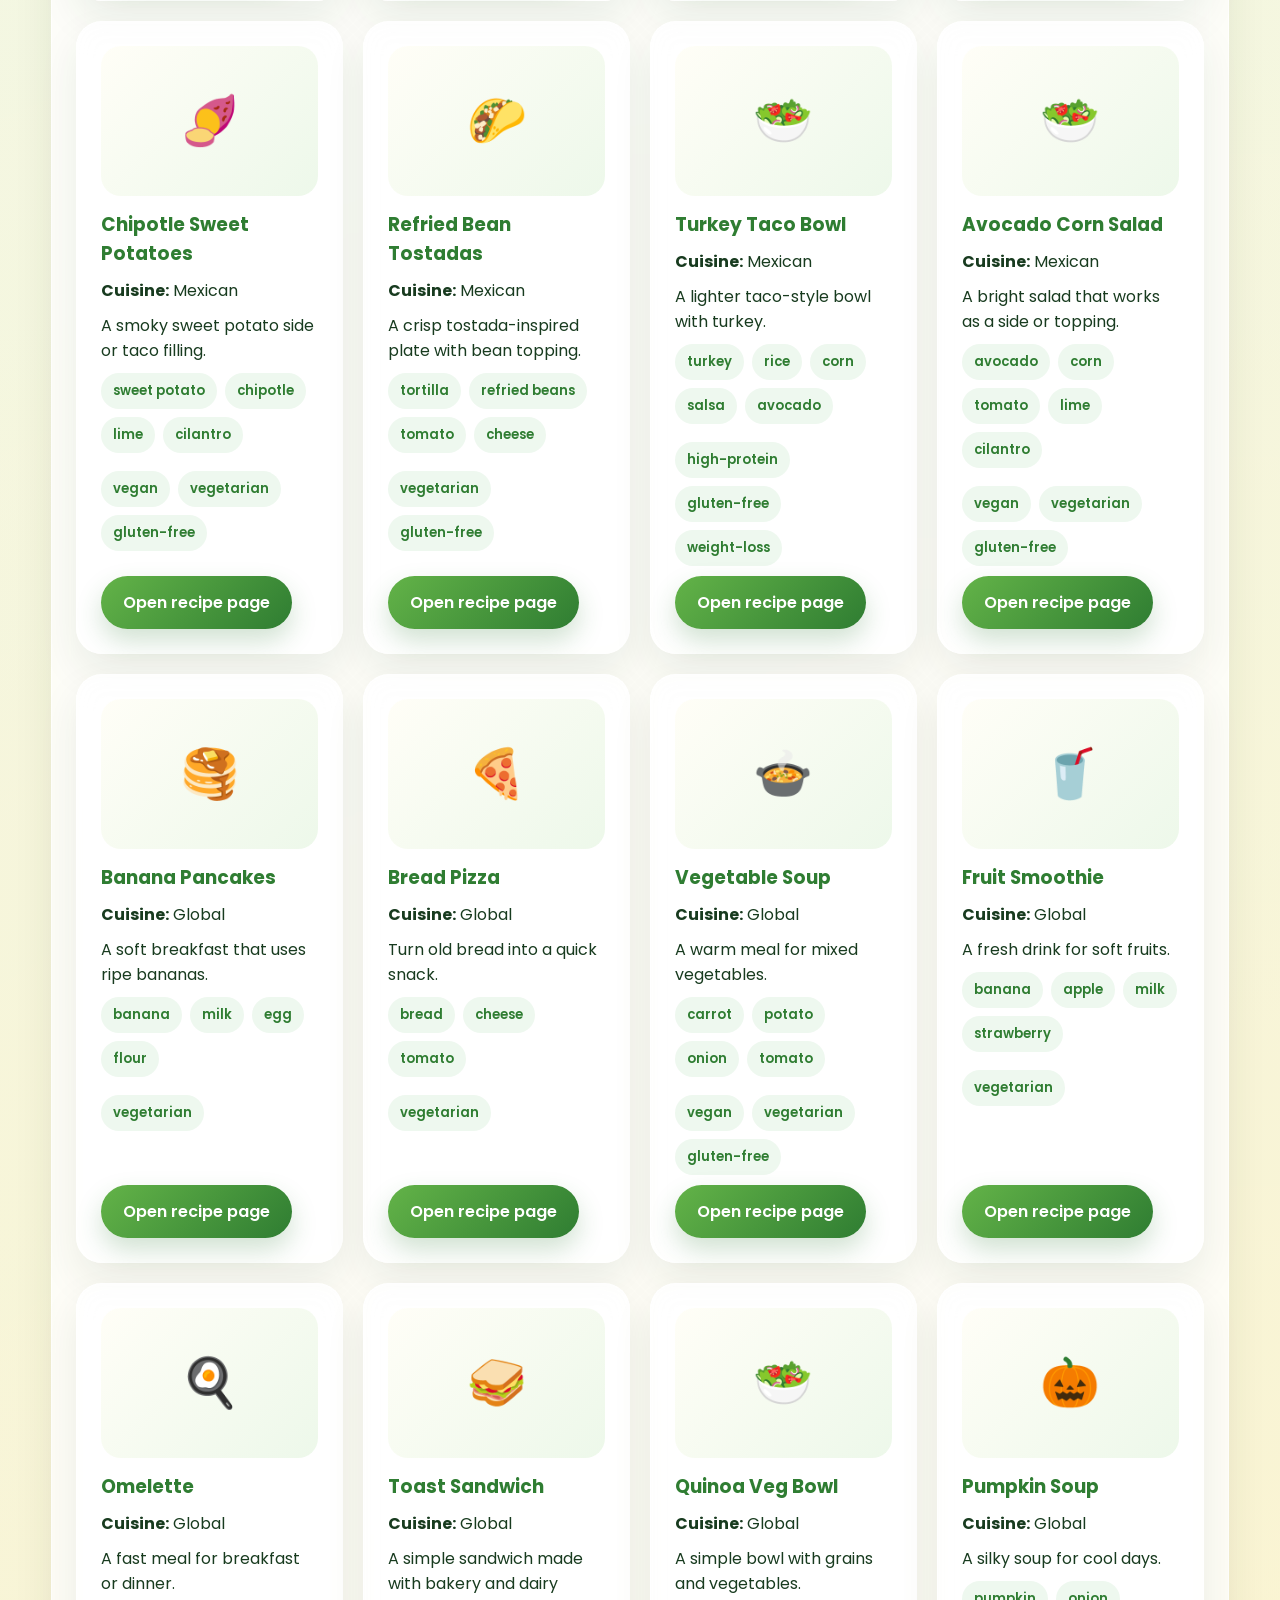
<file: recipes.html>
<!DOCTYPE html>
<html lang="en"><head><meta charset="UTF-8" /><meta name="viewport" content="width=device-width, initial-scale=1.0" />
<title>FreshSave | Recipes</title>
<link rel="preconnect" href="https://fonts.googleapis.com"><link rel="preconnect" href="https://fonts.gstatic.com" crossorigin>
<link href="https://fonts.googleapis.com/css2?family=Poppins:wght@400;500;600;700;800&display=swap" rel="stylesheet">
<link rel="stylesheet" href="style.css"></head><body>
<header class="site-header"><div class="container navbar"><a class="brand" href="index.html">Fresh<span>Save</span></a><nav class="nav-links">
        <a href="index.html">Home</a>
        <a href="tracker.html">Tracker</a>
        <a href="recipes.html" class="active">Recipes</a>
        <a href="impact.html">Impact</a>
        <a href="diets.html">Diets</a>
        <a href="about.html">About</a>
      </nav><a class="nav-cta" href="tracker.html">Get Started</a></div></header>

<main class="container"><section class="page-hero"><h1>Recipe Library</h1><p>Browse recipes by cuisine or diet, then open full recipe pages with nutrition, ingredients, and how-to steps.</p></section>
<section class="section" style="padding-top:24px;"><div class="panel"><h3>Browse all recipes</h3><div class="toolbar"><input type="text" id="recipeSearch" placeholder="Search recipes or ingredients..." oninput="renderRecipeCatalog()"><select id="cuisineFilter" onchange="renderRecipeCatalog()"></select><select id="dietFilter" onchange="renderRecipeCatalog()"></select></div><div class="recipes-grid" id="recipesCatalog"></div></div>
<div class="glass-card cta-banner" style="margin-top:28px;"><div><h3 style="margin-bottom:8px;">Match recipes from your tracked foods</h3><p class="muted">This section reads the foods you added on the tracker page.</p></div><button class="btn" onclick="matchRecipes()">Match Recipes From My Food</button></div><div class="matches-grid" id="recipeMatches" style="margin-top:22px;"></div></section></main>

<footer class="site-footer"><div class="container footer-wrap"><a class="brand" href="index.html">Fresh<span>Save</span></a><p>Reducing food waste, one meal at a time.</p></div></footer>
<script src="app.js"></script></body></html>
</file>
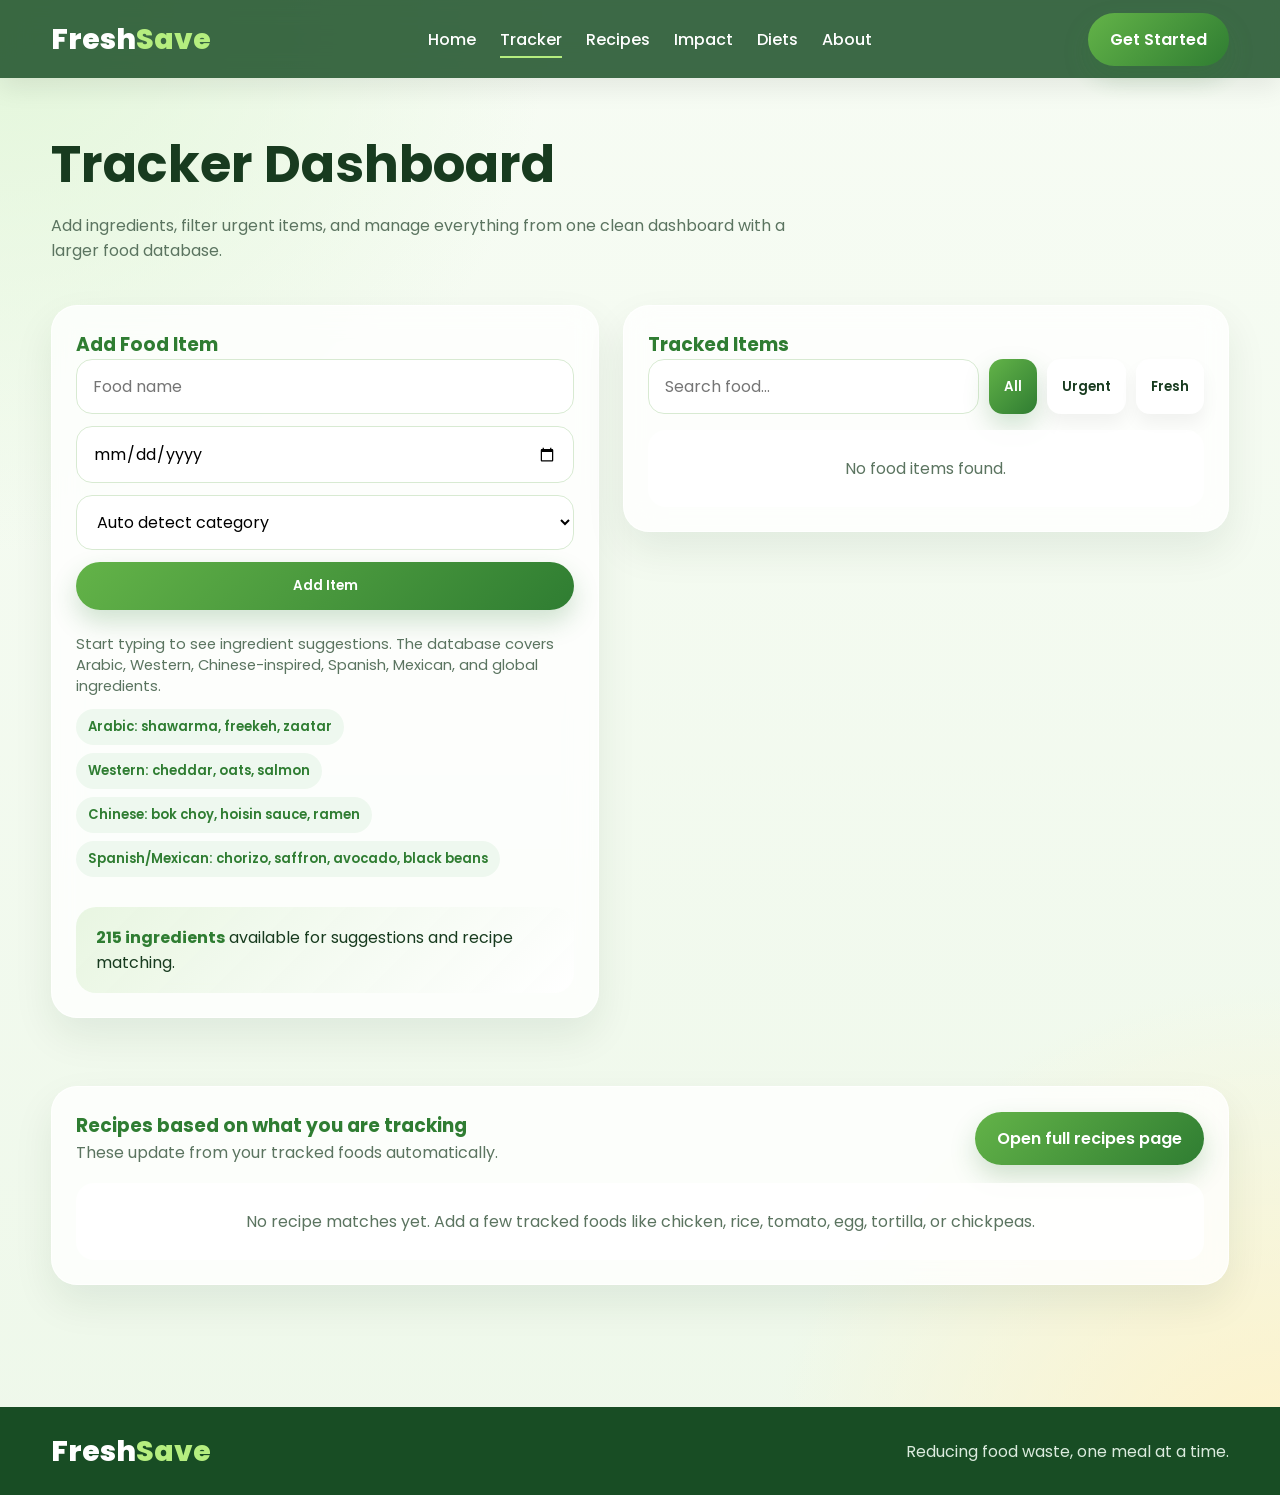
<file: tracker.html>
<!DOCTYPE html>
<html lang="en"><head><meta charset="UTF-8" /><meta name="viewport" content="width=device-width, initial-scale=1.0" />
<title>FreshSave | Tracker</title>
<link rel="preconnect" href="https://fonts.googleapis.com"><link rel="preconnect" href="https://fonts.gstatic.com" crossorigin>
<link href="https://fonts.googleapis.com/css2?family=Poppins:wght@400;500;600;700;800&display=swap" rel="stylesheet">
<link rel="stylesheet" href="style.css"></head><body>
<header class="site-header"><div class="container navbar"><a class="brand" href="index.html">Fresh<span>Save</span></a><nav class="nav-links">
        <a href="index.html">Home</a>
        <a href="tracker.html" class="active">Tracker</a>
        <a href="recipes.html">Recipes</a>
        <a href="impact.html">Impact</a>
        <a href="diets.html">Diets</a>
        <a href="about.html">About</a>
      </nav><a class="nav-cta" href="tracker.html">Get Started</a></div></header>

<main class="container"><section class="page-hero"><h1>Tracker Dashboard</h1><p>Add ingredients, filter urgent items, and manage everything from one clean dashboard with a larger food database.</p></section>
<section class="section" style="padding-top:24px;"><div class="two-col"><div class="panel"><h3>Add Food Item</h3><div class="form-stack"><input type="text" id="foodName" placeholder="Food name" list="foodSuggestions"><datalist id="foodSuggestions"></datalist><input type="date" id="expiryDate"><select id="category"><option value="Auto">Auto detect category</option><option value="Vegetable">Vegetable</option><option value="Fruit">Fruit</option><option value="Dairy">Dairy</option><option value="Protein">Protein</option><option value="Grain">Grain</option><option value="Bakery">Bakery</option><option value="Condiment">Condiment</option><option value="Other">Other</option></select><button class="btn" onclick="addFood()">Add Item</button><p class="helper-note">Start typing to see ingredient suggestions. The database covers Arabic, Western, Chinese-inspired, Spanish, Mexican, and global ingredients.</p><div class="quick-tags"><span class="quick-tag">Arabic: shawarma, freekeh, zaatar</span><span class="quick-tag">Western: cheddar, oats, salmon</span><span class="quick-tag">Chinese: bok choy, hoisin sauce, ramen</span><span class="quick-tag">Spanish/Mexican: chorizo, saffron, avocado, black beans</span></div><div class="db-banner"><strong><span id="dbCount">0</span> ingredients</strong> available for suggestions and recipe matching.</div></div></div>
<div class="panel"><h3>Tracked Items</h3><div class="toolbar"><input type="text" id="searchInput" placeholder="Search food..." oninput="renderFoods()"><button class="filter-btn active" id="filter-all" onclick="setFilter('all')">All</button><button class="filter-btn" id="filter-urgent" onclick="setFilter('urgent')">Urgent</button><button class="filter-btn" id="filter-fresh" onclick="setFilter('fresh')">Fresh</button></div><div class="food-list" id="foodList"></div></div></div></section>
    <section class="section" style="padding-top:0;">
      <div class="panel">
        <div class="tracker-preview-head">
          <div>
            <h3>Recipes based on what you are tracking</h3>
            <p class="muted">These update from your tracked foods automatically.</p>
          </div>
          <a class="btn" href="recipes.html">Open full recipes page</a>
        </div>
        <div class="mini-recipes-grid" id="trackerRecipePreview"></div>
      </div>
    </section>

</main>

<footer class="site-footer"><div class="container footer-wrap"><a class="brand" href="index.html">Fresh<span>Save</span></a><p>Reducing food waste, one meal at a time.</p></div></footer>
<script src="app.js"></script></body></html>
</file>
<file: style.css>
:root{--bg:#f7fcf4;--bg-2:#eef8ea;--card:rgba(255,255,255,.78);--text:#183b1f;--muted:#5b7460;--green:#2f7d32;--green-2:#63b348;--green-3:#dff2d7;--yellow:#fff3cd;--red:#ffe4de;--purple:#f2e7f8;--shadow:0 18px 40px rgba(19,49,28,.08);--radius:26px}
*{box-sizing:border-box;margin:0;padding:0}html{scroll-behavior:smooth}
body{font-family:"Poppins",system-ui,-apple-system,sans-serif;color:var(--text);background:radial-gradient(circle at top left,#e2f6d9 0,transparent 28%),radial-gradient(circle at bottom right,#fff2c8 0,transparent 26%),linear-gradient(180deg,var(--bg),var(--bg-2));min-height:100vh}
a{text-decoration:none;color:inherit}img{max-width:100%;display:block}.container{width:min(1180px,92%);margin-inline:auto}
.site-header{position:sticky;top:0;z-index:1000;background:rgba(24,77,36,.84);backdrop-filter:blur(14px);box-shadow:0 10px 24px rgba(0,0,0,.08)}
.navbar{min-height:78px;display:flex;align-items:center;justify-content:space-between;gap:18px}.brand{font-size:1.8rem;font-weight:800;color:#fff}.brand span{color:#b5ee7f}
.nav-links{display:flex;gap:24px;align-items:center;flex-wrap:wrap}.nav-links a{color:#fff;font-weight:500;position:relative}.nav-links a::after{content:"";position:absolute;left:0;bottom:-6px;width:0;height:2px;background:#b5ee7f;transition:.25s}.nav-links a:hover::after,.nav-links a.active::after{width:100%}
.nav-cta,.btn,.btn-outline,.filter-btn,.small-btn,.recipe-link{border:none;cursor:pointer;font-family:inherit;transition:.25s ease}
.nav-cta,.btn,.filter-btn.active,.recipe-link{background:linear-gradient(135deg,var(--green-2),var(--green));color:#fff;box-shadow:0 12px 26px rgba(47,125,50,.22)}
.nav-cta,.btn,.btn-outline,.recipe-link{padding:14px 22px;border-radius:999px;font-weight:600}.btn-outline{background:#fff;color:var(--text);box-shadow:var(--shadow)}
.nav-cta:hover,.btn:hover,.btn-outline:hover,.small-btn:hover,.recipe-link:hover{transform:translateY(-3px)}
.hero{padding:72px 0 56px;display:grid;grid-template-columns:1.1fr .9fr;gap:34px;align-items:center}.eyebrow{display:inline-flex;align-items:center;gap:8px;background:#ebf7e7;color:var(--green);padding:8px 14px;border-radius:999px;font-weight:600;font-size:.9rem;margin-bottom:18px}
.hero h1{font-size:clamp(2.5rem,5.4vw,4.6rem);line-height:1.04;margin-bottom:18px}.hero p{font-size:1.06rem;color:var(--muted);max-width:650px;margin-bottom:26px}.hero-actions{display:flex;gap:14px;flex-wrap:wrap}
.glass-card,.card,.panel,.recipe-card,.stat-card,.match-card,.diet-card,.diet-info-card,.ingredient-card{background:var(--card);border:1px solid rgba(255,255,255,.75);backdrop-filter:blur(14px);border-radius:var(--radius);box-shadow:var(--shadow)}
.glass-card,.panel,.match-card,.diet-card,.diet-info-card,.ingredient-card{padding:24px}.card{padding:24px}.glass-card h3,.panel h3,.card h3,.recipe-card h3,.match-card h3,.diet-card h3,.diet-info-card h3{color:var(--green)}
.suggestion-list{display:flex;flex-direction:column;gap:12px}.suggestion-list li{list-style:none;padding:14px 16px;border-radius:18px;background:rgba(255,255,255,.88)}
.stats-inline{display:grid;grid-template-columns:repeat(3,1fr);gap:10px;margin-top:14px}.stats-inline div{background:rgba(255,255,255,.9);border-radius:18px;padding:12px;text-align:center}.stats-inline strong{display:block;color:var(--green);font-size:1.3rem}.stats-inline span{color:var(--muted);font-size:.82rem}
.section{padding:68px 0}.grid-4{display:grid;grid-template-columns:repeat(4,1fr);gap:20px}.grid-3{display:grid;grid-template-columns:repeat(3,1fr);gap:20px}
.icon,.diet-icon{width:58px;height:58px;border-radius:18px;display:grid;place-items:center;background:linear-gradient(135deg,#fff,#e8f5e9);margin-bottom:14px;font-size:1.7rem}
.card p,.muted,.diet-text,.ingredient-card p,.method-list li{color:var(--muted)}.cta-banner{margin-top:28px;padding:26px 28px;display:flex;justify-content:space-between;align-items:center;gap:18px;flex-wrap:wrap}
.two-col{display:grid;grid-template-columns:.95fr 1.05fr;gap:24px;align-items:start}
input,select{width:100%;padding:14px 16px;border-radius:16px;border:1px solid #d8ead2;background:rgba(255,255,255,.94);font:inherit;outline:none}
input:focus,select:focus{border-color:var(--green-2);box-shadow:0 0 0 4px rgba(99,179,72,.14)}.form-stack{display:grid;gap:12px}.toolbar{display:flex;gap:10px;flex-wrap:wrap;margin-bottom:16px}.toolbar input{flex:1;min-width:180px}
.filter-btn{background:#fff;color:var(--text);padding:12px 15px;border-radius:14px;font-weight:600;box-shadow:0 10px 18px rgba(0,0,0,.05)}
.food-list{display:flex;flex-direction:column;gap:12px}.food-item{padding:14px;border-radius:20px;background:rgba(255,255,255,.9);display:flex;justify-content:space-between;gap:16px;align-items:center}.food-meta{color:var(--muted);font-size:.92rem}.food-right{display:flex;align-items:center;gap:10px;flex-wrap:wrap}
.badge{padding:8px 13px;border-radius:999px;font-size:.78rem;font-weight:700}.badge-fresh{background:#e8f5e9;color:#2e7d32}.badge-soon{background:var(--yellow);color:#cc8700}.badge-urgent{background:var(--red);color:#cc4f1d}.badge-expired{background:var(--purple);color:#7a1ea0}
.small-btn{background:#173d21;color:#fff;padding:10px 12px;border-radius:12px;font-weight:600}
.recipes-grid{display:grid;grid-template-columns:repeat(auto-fit,minmax(250px,1fr));gap:20px;align-items:stretch}.matches-grid{display:grid;grid-template-columns:repeat(auto-fit,minmax(320px,1fr));gap:20px;align-items:start}
.recipe-card{padding:24px;display:flex;flex-direction:column;gap:10px}.recipe-image{height:150px;border-radius:20px;display:grid;place-items:center;font-size:3rem;background:linear-gradient(135deg,#fffef7,#edf8ea);margin-bottom:4px}
.cuisine-chip,.tag,.quick-tag,.diet-tag{display:inline-flex;padding:8px 12px;border-radius:999px;background:#eef8ef;color:var(--green);font-size:.82rem;font-weight:600;white-space:normal;overflow-wrap:anywhere}
.chip-wrap,.best-foods,.avoid-foods,.quick-tags{display:flex;gap:8px;flex-wrap:wrap}.helper-note{margin-top:12px;color:var(--muted);font-size:.92rem}
.db-banner{margin-top:18px;padding:18px 20px;border-radius:20px;background:linear-gradient(135deg,rgba(223,242,215,.7),rgba(255,255,255,.9));color:var(--text)}.db-banner strong{color:var(--green)}
.recipe-link{display:inline-flex;align-items:center;justify-content:center;margin-top:auto;width:max-content}
.stat-card{padding:24px;text-align:center;background:linear-gradient(180deg,rgba(255,255,255,.94),rgba(234,247,232,.8))}.stat-card h3{font-size:2.4rem;color:var(--green);margin-bottom:8px}
.match-card{min-width:0;overflow:hidden}.match-card p,.recipe-card p{overflow-wrap:anywhere}.empty{text-align:center;padding:26px;border-radius:18px;background:rgba(255,255,255,.82);color:var(--muted)}
.page-hero{padding:48px 0 18px}.page-hero h1{font-size:clamp(2.2rem,4vw,3.4rem);margin-bottom:10px}.page-hero p{color:var(--muted);max-width:760px}
.site-footer{margin-top:54px;background:#184d24;color:#fff}.footer-wrap{min-height:88px;display:flex;align-items:center;justify-content:space-between;gap:16px;flex-wrap:wrap}.footer-wrap p{color:#dbebde}
.nutrition-summary{display:grid;grid-template-columns:repeat(auto-fit,minmax(100px,1fr));gap:10px;margin:14px 0 16px}.nutrition-pill{background:linear-gradient(135deg,#f5fff2,#ecf9e7);border:1px solid rgba(47,125,50,.08);border-radius:16px;padding:12px 10px;text-align:center}.nutrition-pill strong{display:block;color:var(--green);font-size:1rem;margin-bottom:4px}.nutrition-pill span{color:var(--muted);font-size:.78rem}
.nutrition-wrap{width:100%;overflow-x:auto;-webkit-overflow-scrolling:touch;margin-top:10px;border-radius:18px}.nutrition-table{width:100%;min-width:560px;border-collapse:collapse;background:rgba(255,255,255,.88)}.nutrition-table th,.nutrition-table td{text-align:left;padding:11px 12px;border-bottom:1px solid rgba(24,77,36,.08);white-space:nowrap}.nutrition-table th{background:#eef8ef;color:var(--green);font-weight:700}.nutrition-table tr:last-child td{border-bottom:none}
.back-link{display:inline-flex;margin-bottom:14px;color:var(--green);font-weight:600}.detail-hero-card{display:grid;gap:18px;background:var(--card);border:1px solid rgba(255,255,255,.75);backdrop-filter:blur(14px);border-radius:var(--radius);box-shadow:var(--shadow);padding:26px}
.detail-layout{display:grid;grid-template-columns:1.05fr .95fr;gap:22px;align-items:start}.ingredient-grid{display:grid;grid-template-columns:repeat(auto-fit,minmax(180px,1fr));gap:14px}.ingredient-card h4{margin-bottom:8px;color:var(--green);overflow-wrap:anywhere}.method-list{padding-left:22px;display:grid;gap:12px}
.diets-grid{display:grid;grid-template-columns:repeat(auto-fit,minmax(240px,1fr));gap:20px}.detail-grid{display:grid;grid-template-columns:.9fr 1.1fr;gap:22px;align-items:start}.notice-box{background:rgba(255,255,255,.9);border-radius:18px;padding:18px;margin-top:14px}
@media (max-width:1050px){.grid-4,.grid-3{grid-template-columns:repeat(2,1fr)}.hero,.two-col,.detail-layout,.detail-grid{grid-template-columns:1fr}}
@media (max-width:700px){.nav-links{display:none}.grid-4,.grid-3,.recipes-grid,.matches-grid,.diets-grid{grid-template-columns:1fr}.hero{padding-top:48px}.hero h1{font-size:2.5rem}.page-hero h1{font-size:2rem}.food-item{flex-direction:column;align-items:flex-start}.food-right{width:100%;justify-content:space-between}.nutrition-summary{grid-template-columns:repeat(2,minmax(0,1fr))}}


.tracker-preview-head{
  display:flex;
  justify-content:space-between;
  align-items:center;
  gap:16px;
  flex-wrap:wrap;
  margin-bottom:18px;
}
.mini-recipes-grid{
  display:grid;
  grid-template-columns:repeat(auto-fit,minmax(240px,1fr));
  gap:16px;
}
.mini-recipe-card{
  background:rgba(255,255,255,.9);
  border-radius:20px;
  padding:18px;
  box-shadow:0 10px 22px rgba(19,49,28,.05);
  display:flex;
  flex-direction:column;
  gap:10px;
}
.mini-recipe-top{
  display:flex;
  gap:12px;
  align-items:flex-start;
}
.mini-emoji{
  width:44px;
  height:44px;
  border-radius:14px;
  display:grid;
  place-items:center;
  background:#eef8ef;
  font-size:1.4rem;
  flex:0 0 auto;
}
.mini-recipe-card h4{
  color:var(--green);
  margin-bottom:2px;
}
.mini-recipe-card p{
  color:var(--muted);
}
.mini-match-text{
  overflow-wrap:anywhere;
}
@media (max-width:700px){
  .tracker-preview-head{
    align-items:stretch;
  }
}
</file>
